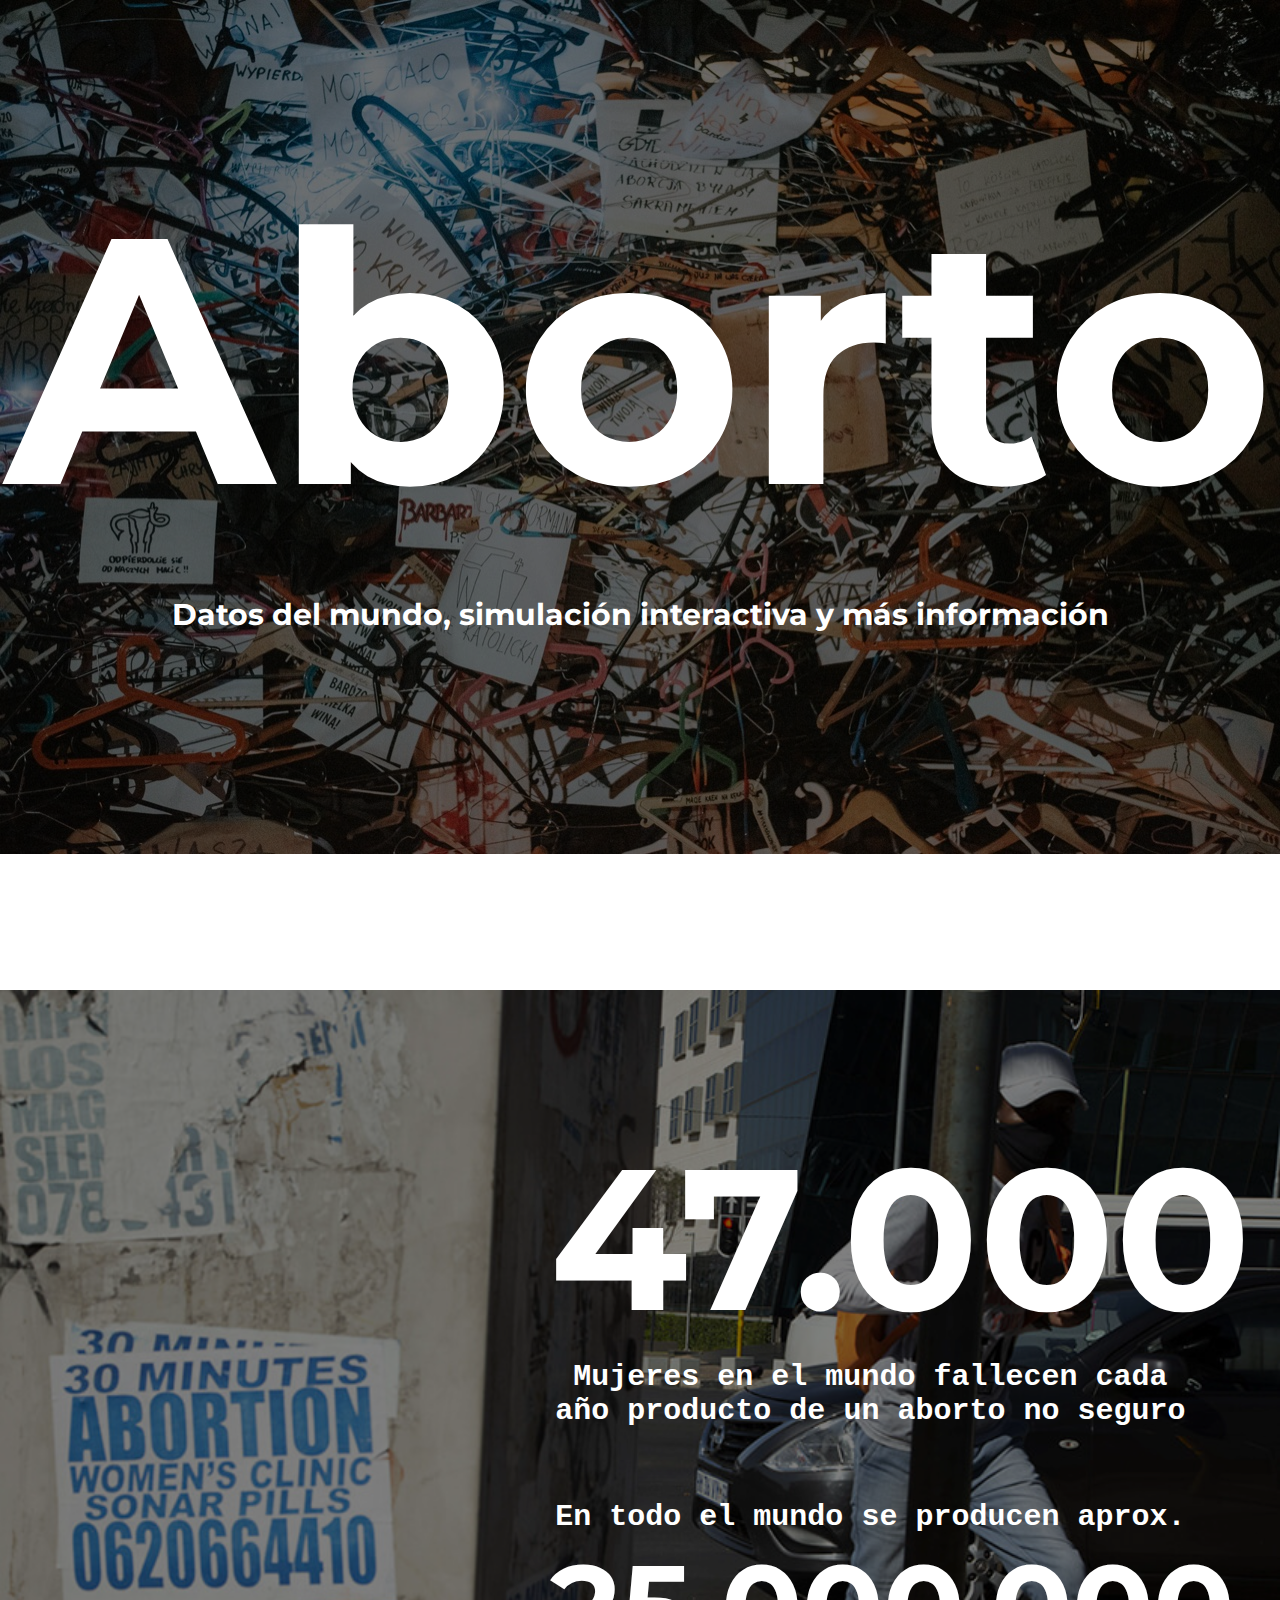
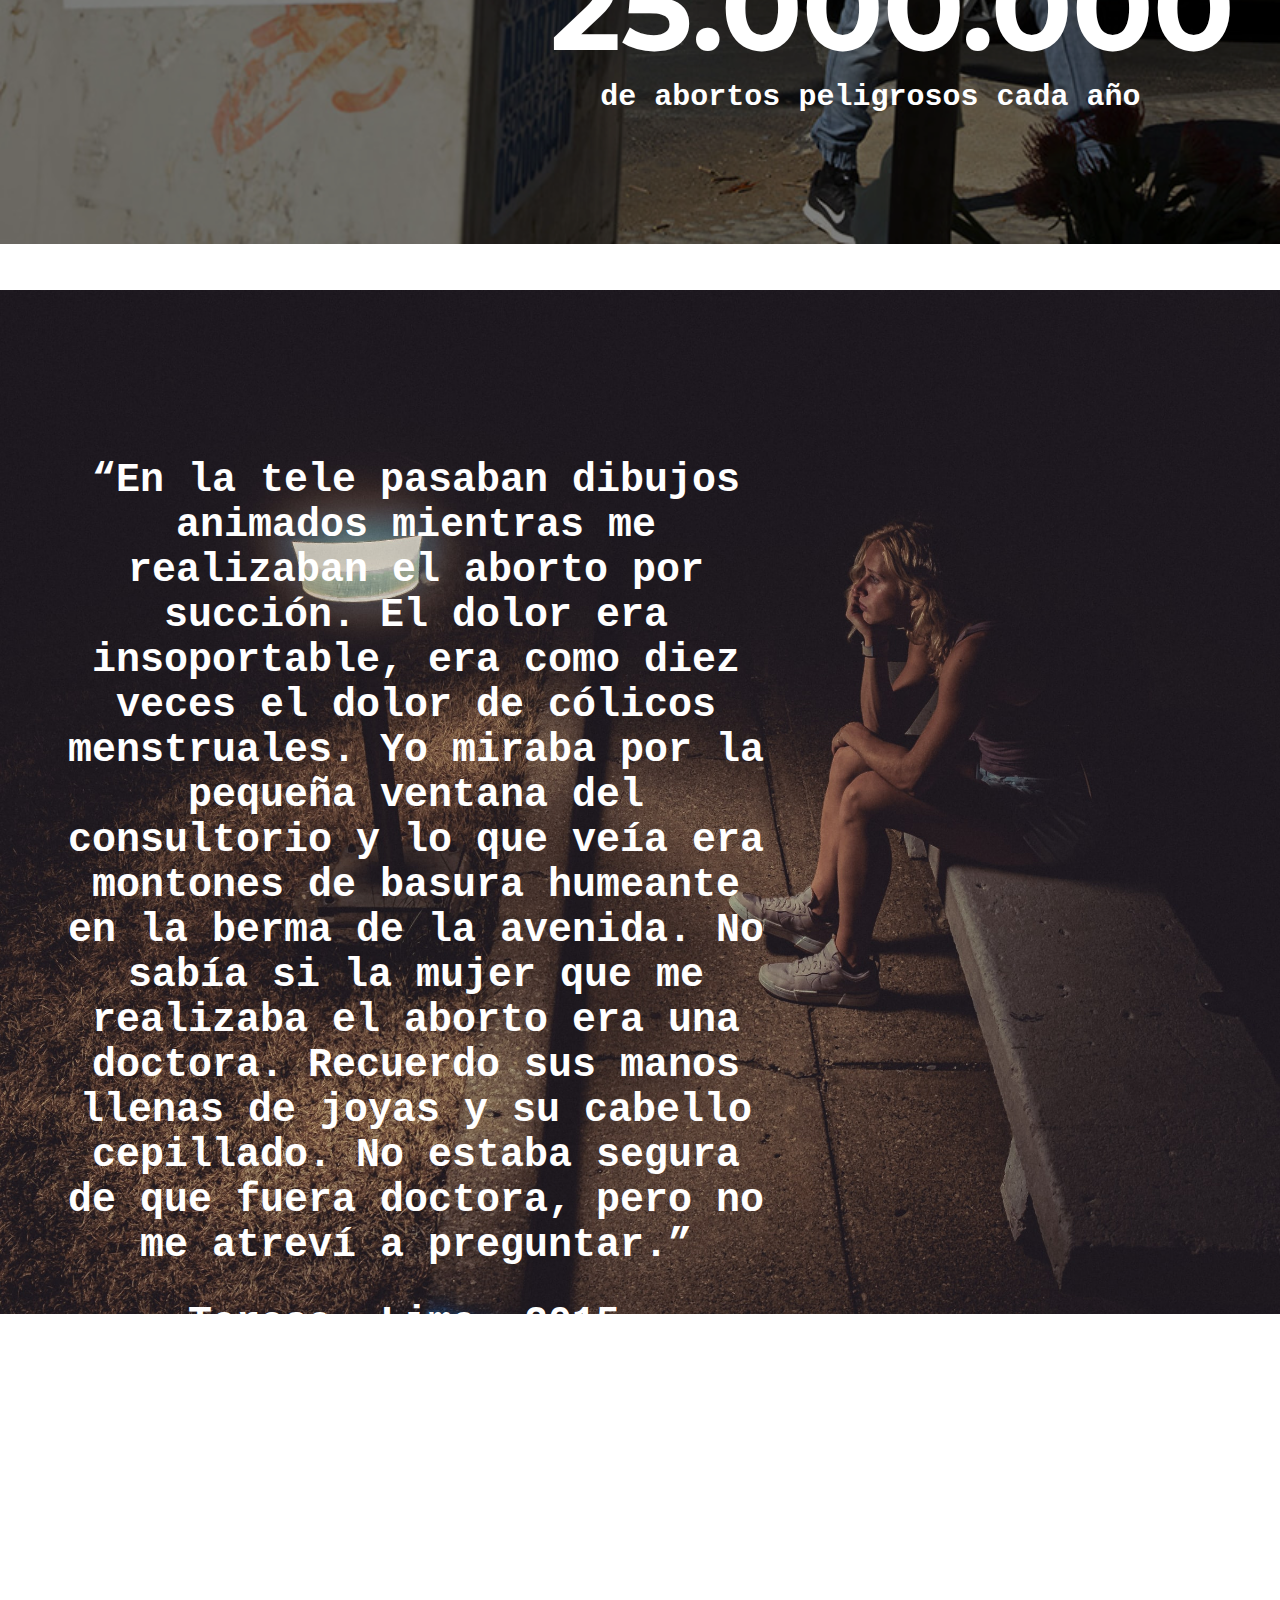
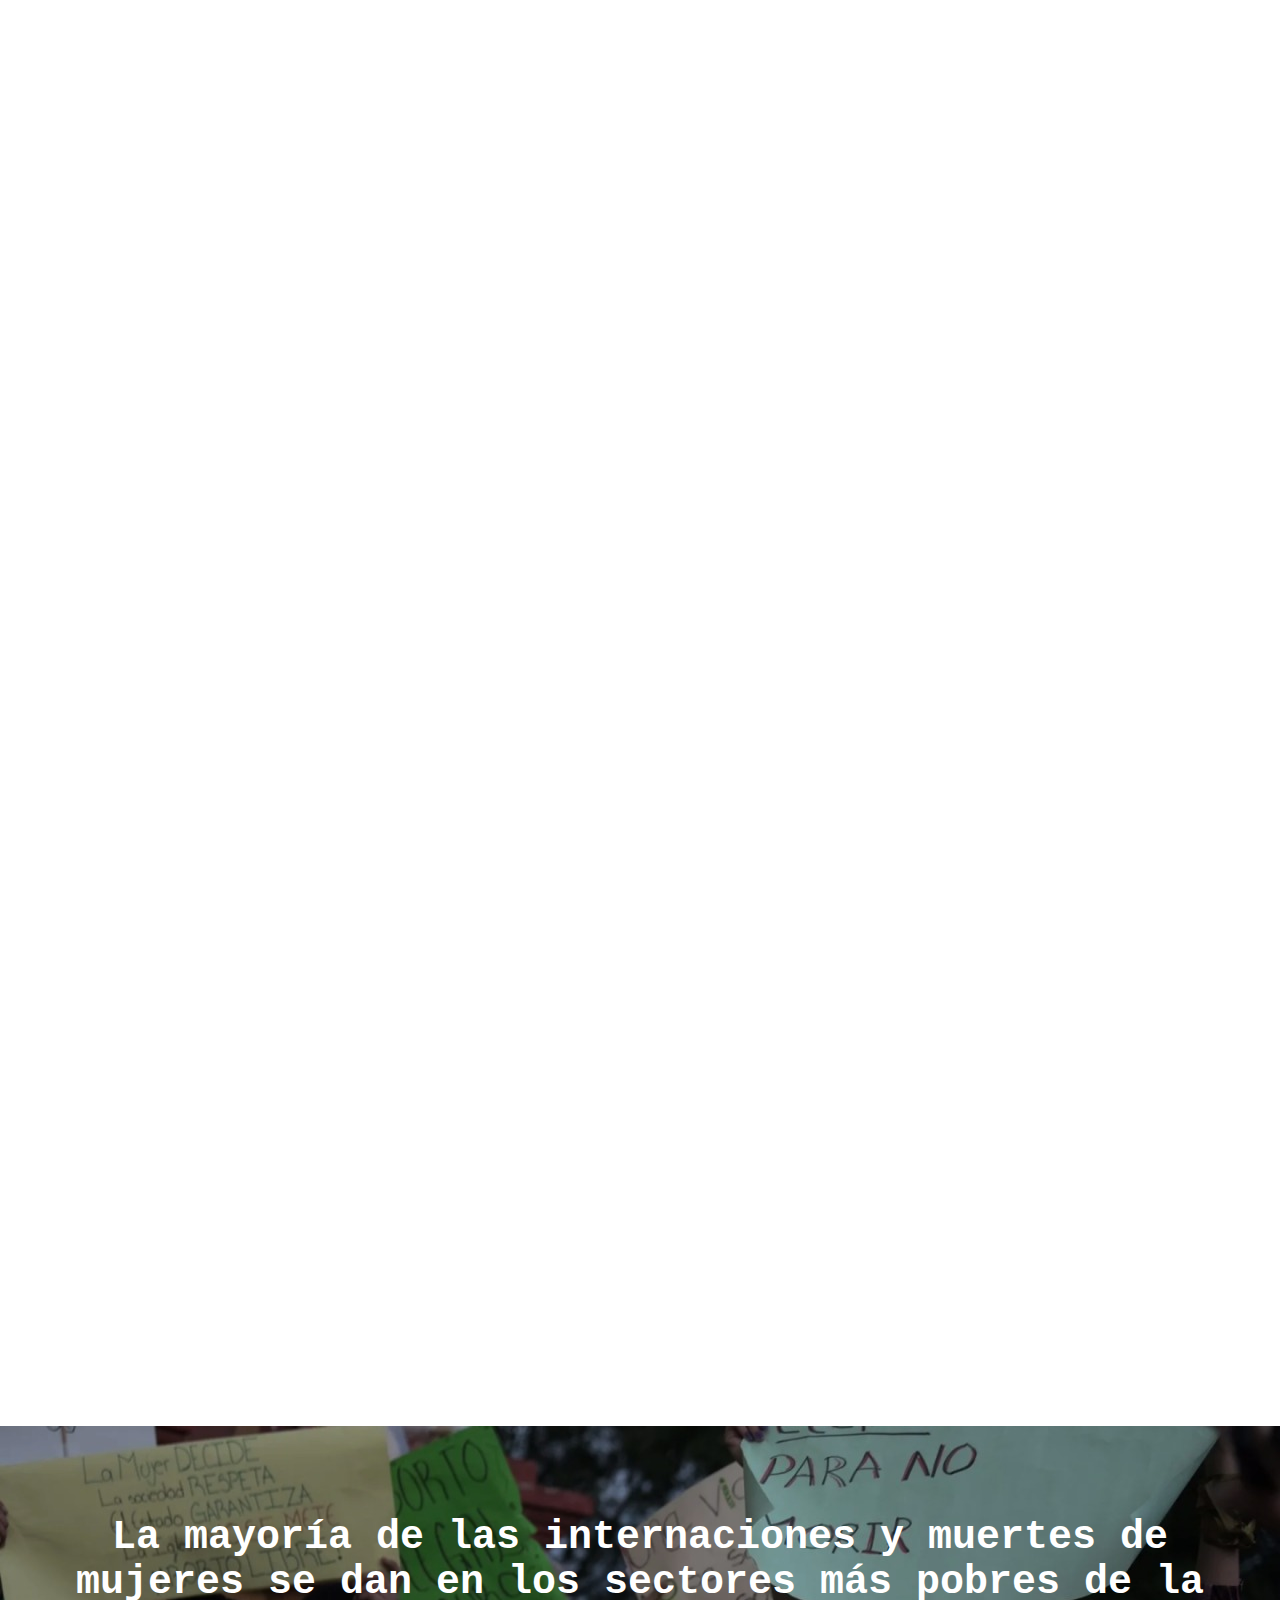
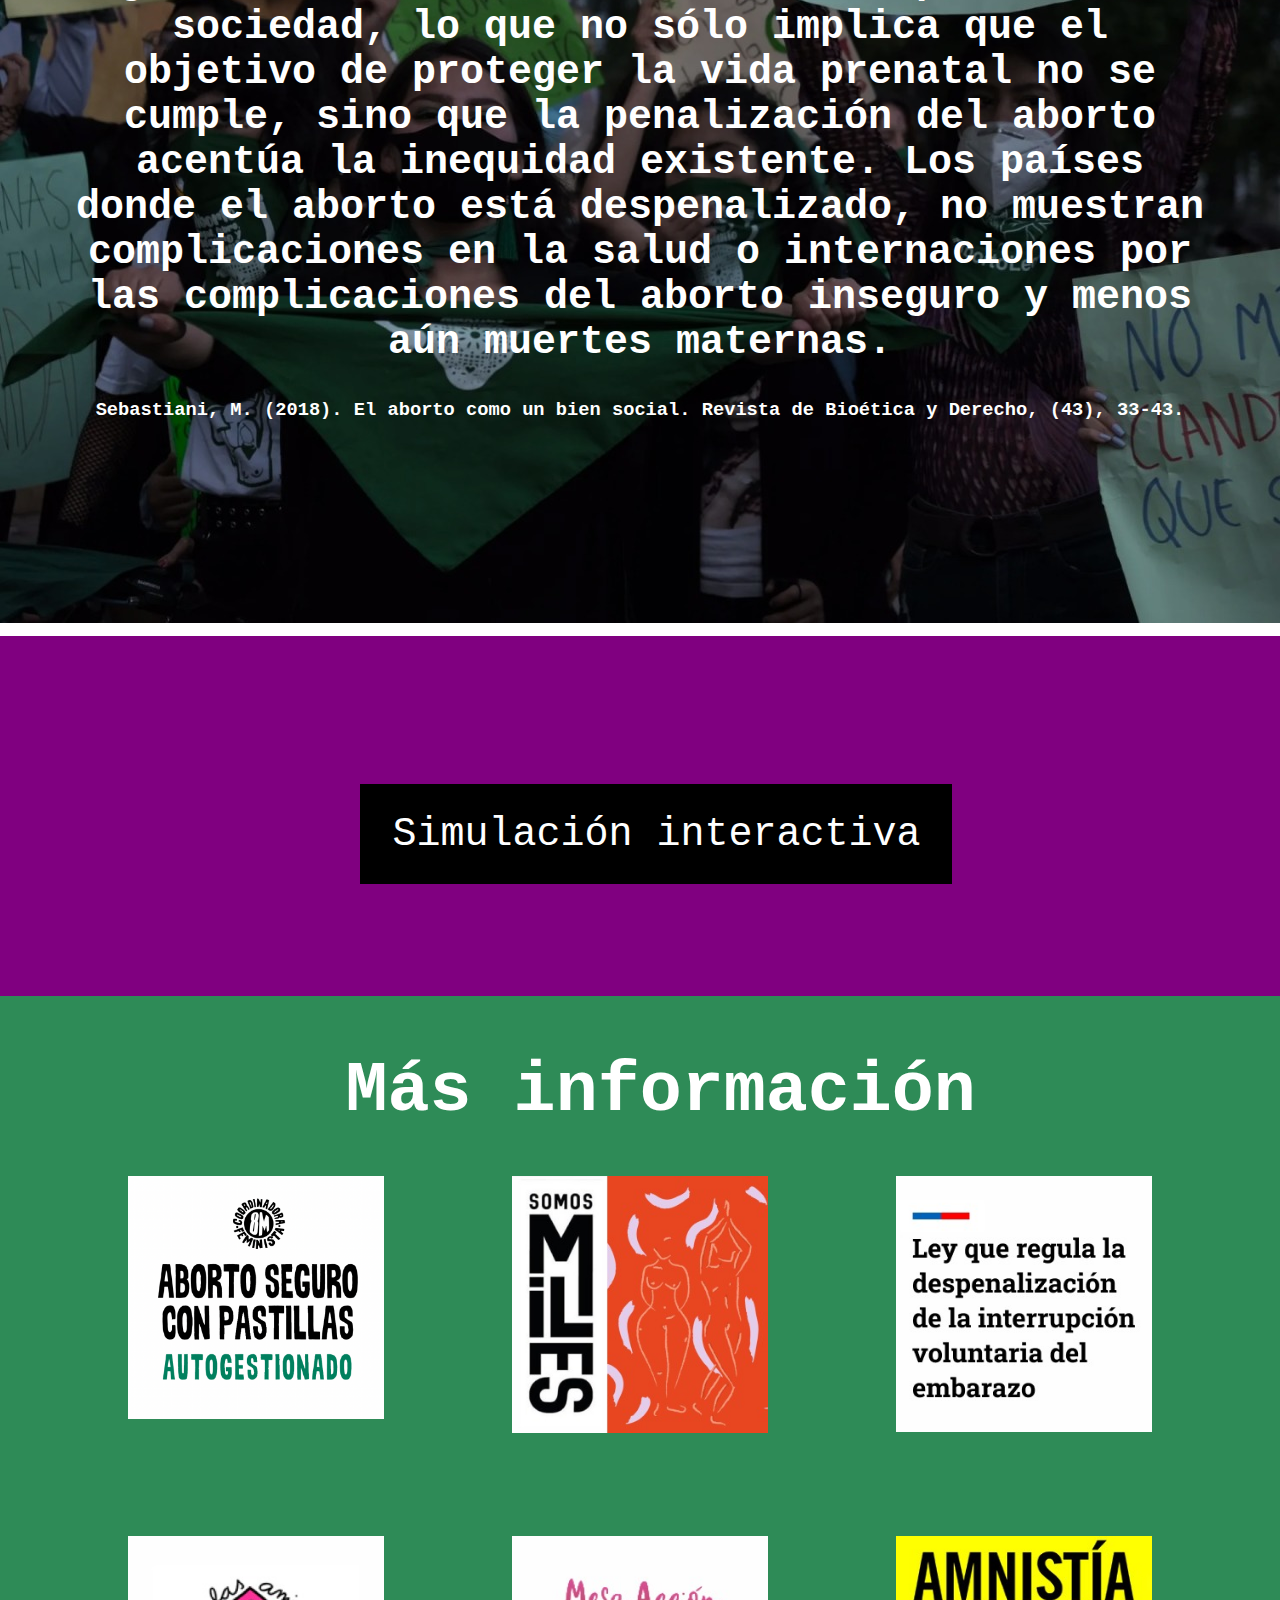
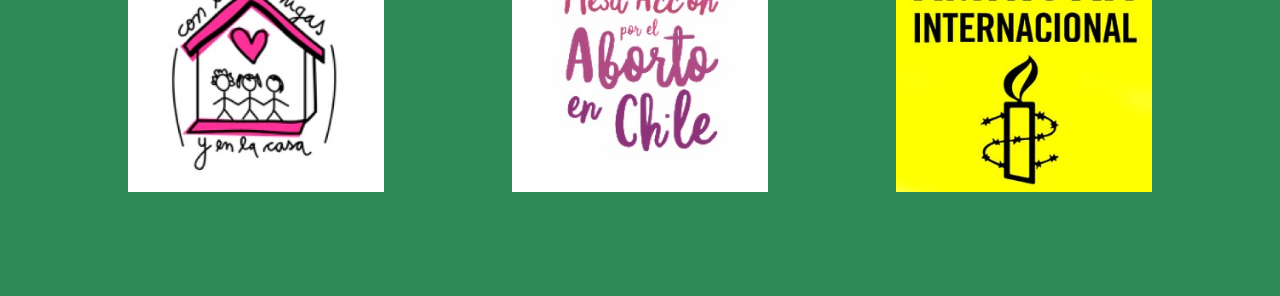
<file: index.html>
<!DOCTYPE html>
<html>
    <head>
        <link rel="preconnect" href="https://fonts.googleapis.com"> 
        <link rel="preconnect" href="https://fonts.gstatic.com" crossorigin> 
        <link href="https://fonts.googleapis.com/css2?family=Montserrat:wght@800&display=swap" rel="stylesheet">
        <meta http-equiv="Content-Type" content="text/html; charset=utf-8"/>
        <link rel="stylesheet" href="stylesheets/stylesheetindex.css">
        <div class="imgContainer">
            <img class = "pImg" src="imgs/portada.jpeg">
        </div>
        <div class="portada">
            <h1>Aborto</h1>
            <h2>Datos del mundo, simulación interactiva y más información</h2>
        </div>
    </head>
    <body>
        <div class="infoContainer">
            <div class="imgContainer">
                <img class="infoImg" src="imgs/datos.jpg">
            </div>
            <div class="info1">
                <br><br>
                <br><br>
                <br><br>
                <h1>47.000</h1>
                <h2>Mujeres en el mundo fallecen cada año producto de un aborto no seguro</h2>
                <br><br>
                <br><br>
                <h2>En todo el mundo se producen aprox.</h2>
                <h1 id="n1">25.000.000</h1>
                <h2>de abortos peligrosos cada año</h2>
            </div>
        </div>
        <div class="testContainer">
            <div class="testimonio">
                <h2>“En la tele pasaban dibujos animados mientras me realizaban el aborto por succión. <b>El dolor era insoportable</b>, era como diez veces el dolor de cólicos menstruales. Yo miraba por la pequeña ventana del consultorio y lo que veía era montones de basura humeante en la berma de la avenida. No sabía si la mujer que me realizaba el aborto era una doctora. Recuerdo sus manos llenas de joyas y su cabello cepillado. No estaba segura de que fuera doctora, pero no me atreví a preguntar.”</h2>
                <h2>Teresa, Lima, 2015.</h2>
            </div>
            <div class="imgContainer">
                <img src="imgs/testimonio.jpg">
            </div>
        </div>
        <div class="map">
            <div class="infogram-embed" data-id="acd706dc-a667-489a-909e-1bbb81b33398" data-type="interactive" data-title="Aborto en el mundo"></div><script>!function(e,i,n,s){var t="InfogramEmbeds",d=e.getElementsByTagName("script")[0];if(window[t]&&window[t].initialized)window[t].process&&window[t].process();else if(!e.getElementById(n)){var o=e.createElement("script");o.async=1,o.id=n,o.src="https://e.infogram.com/js/dist/embed-loader-min.js",d.parentNode.insertBefore(o,d)}}(document,0,"infogram-async");</script>
        </div>
        <div class="info2container">
            <div class="info2">
                <h2>La mayoría de las internaciones y muertes de mujeres se dan en los sectores más pobres de la sociedad, lo que no sólo implica que el objetivo de proteger la vida prenatal no se cumple, sino que la penalización del aborto acentúa la inequidad existente. Los países donde el aborto está despenalizado, no muestran complicaciones en la salud o internaciones por las complicaciones del aborto inseguro y menos aún muertes maternas.</h2>
                <h3>Sebastiani, M. (2018). El aborto como un bien social. Revista de Bioética y Derecho, (43), 33-43.</h3>
            </div>
            <div class="info2Img">
                <img src="imgs/apoyo.jpeg">
            </div>
        </div>
        <div class="interactiva">
            <div class="boton">
                <form action="opcionAborto/penalizado/Chile/landing.html">
                    <button type="submit">Simulación interactiva</button>
                </form>
            </div>
        </div>
    </body>
    <footer>
        <div class="tituloApoyo" id="enlace">
            <h1>Más información</h1>
        </div>
        <div class="apoyo1">
            <a href="http://cf8m.cl/manual-aborto-seguro-con-pastillas-autogestionado/">
                <img src="imgs/abortoSeguro.png" >
            </a>
        </div>
        <div class="apoyo2">
            <a href="https://mileschile.cl/">
                <img src="imgs/miles.jpeg" >
            </a>
        </div>
        <div class="apoyo3">
            <a href="https://www.chileatiende.gob.cl/fichas/41507-ley-que-regula-la-despenalizacion-de-la-interrupcion-voluntaria-del-">
                <img src="imgs/ley.jpeg" >
            </a>
        </div>
        <div class="apoyo4">
            <a href="https://www.instagram.com/conlasamigasyenlacasa/?hl=es-la">
                <img src="imgs/amigas.jpeg" >
            </a>
        </div>
        <div class="apoyo5">
            <a href="https://mesaborto.cl/">
                <img src="imgs/accion.jpeg" >
            </a>
        </div>
        <div class="apoyo6">
            <a href="https://www.es.amnesty.org/buscador/?L=0&id=10953&tx_solr%5Bq%5D=aborto">
                <img src="imgs/aministia.jpeg" >
            </a>
        </div>
    </footer>
</html>
</file>
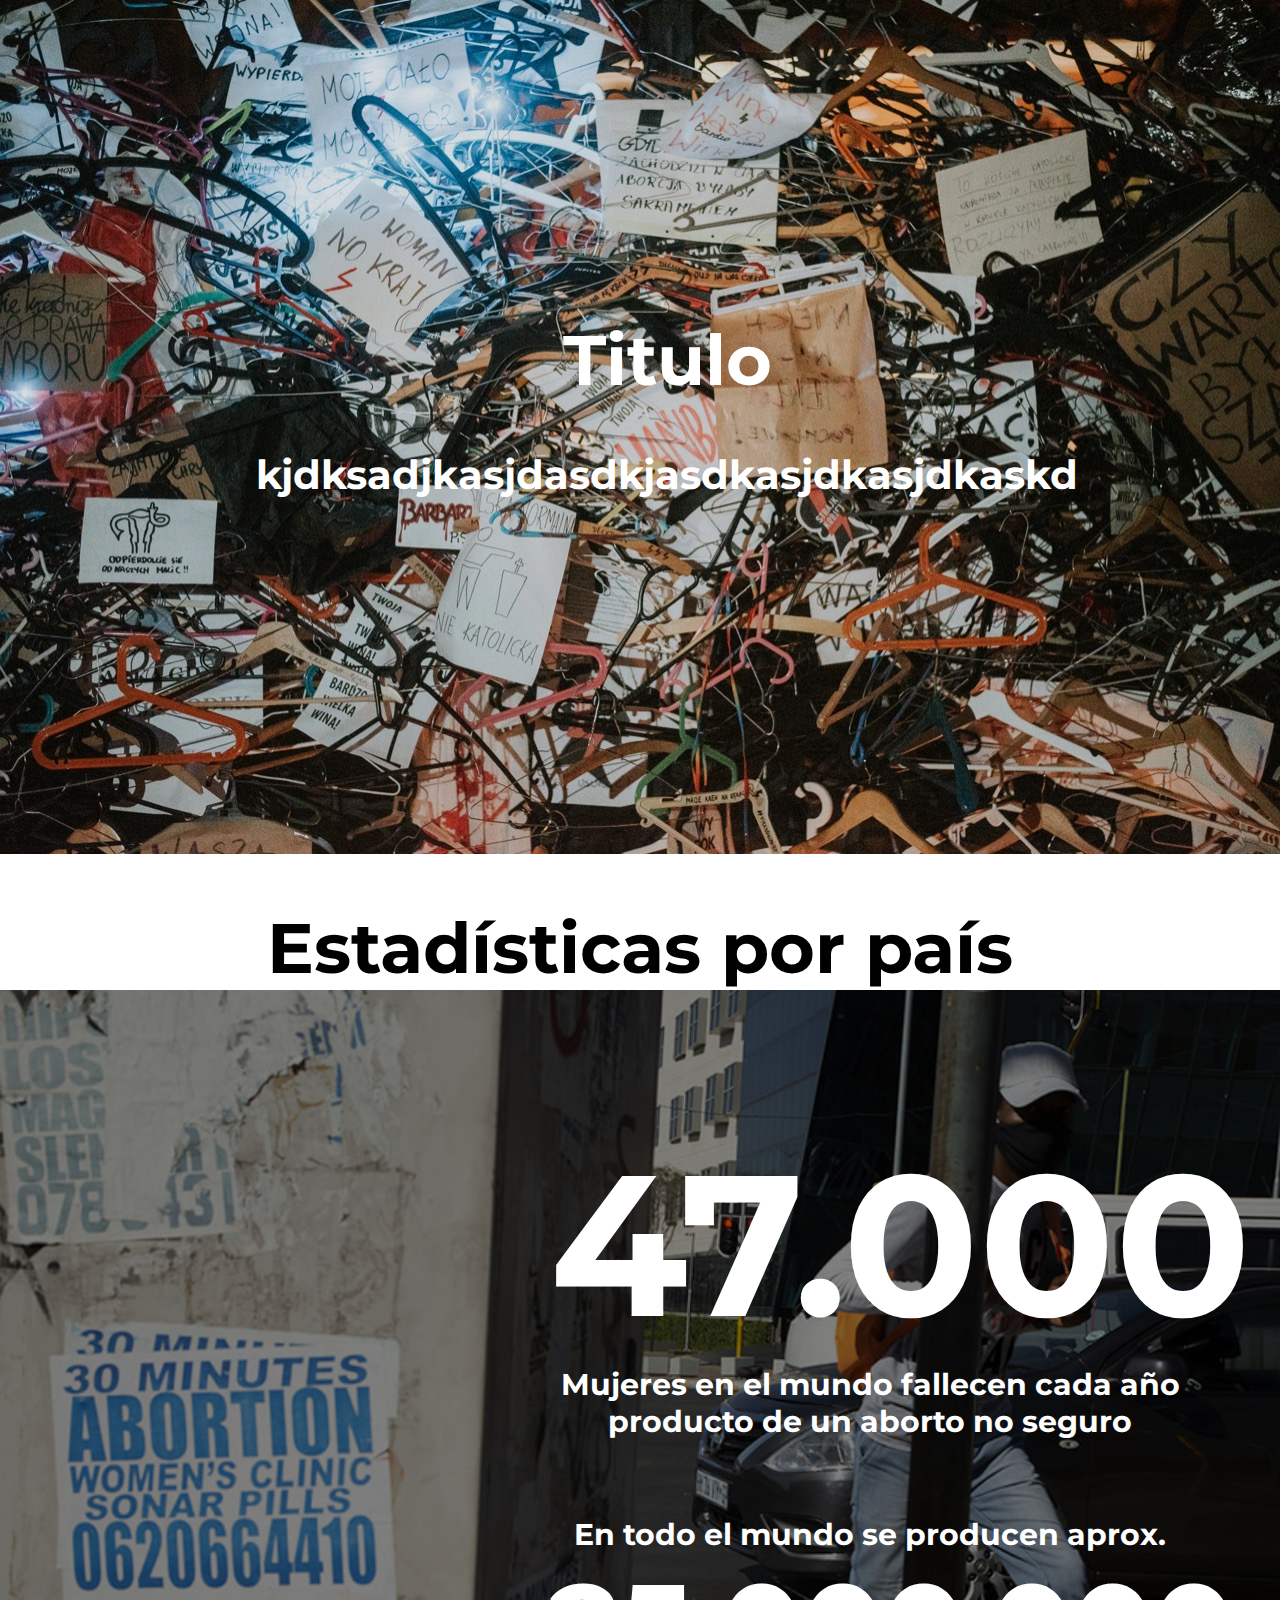
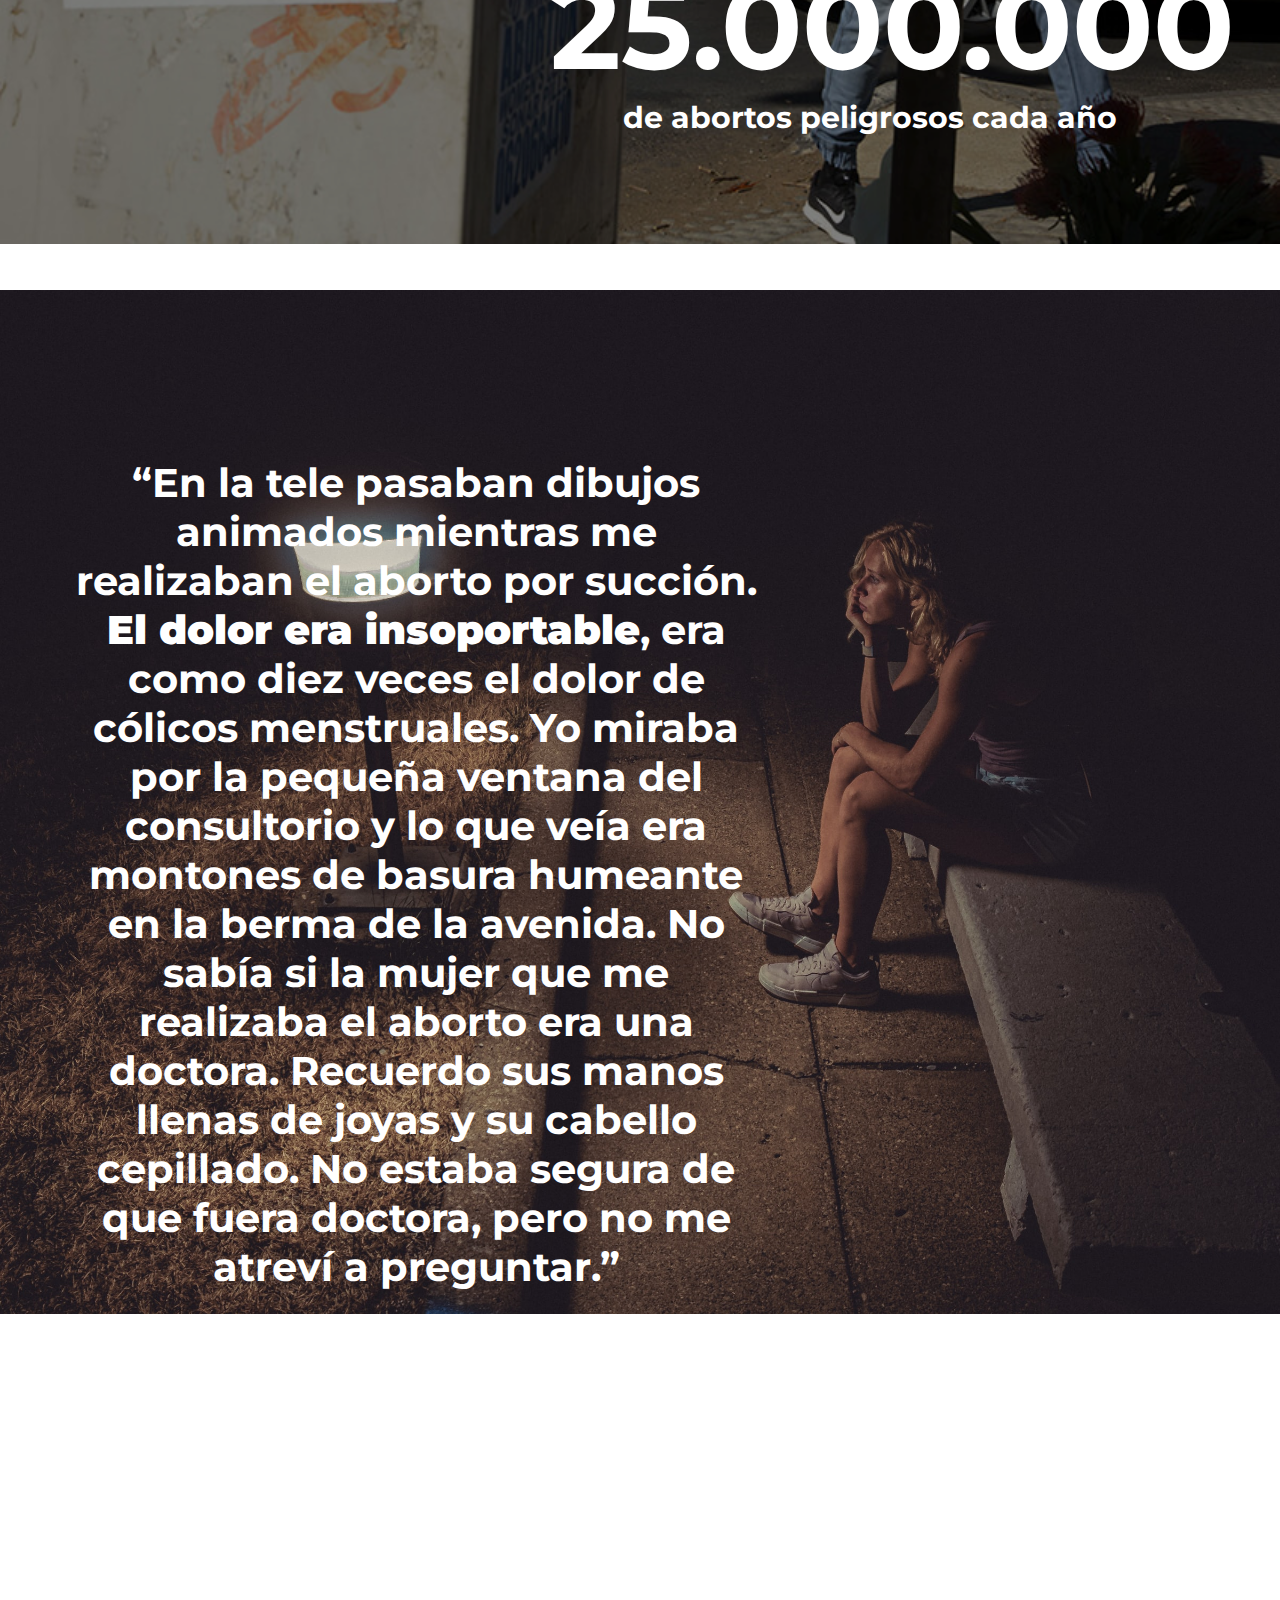
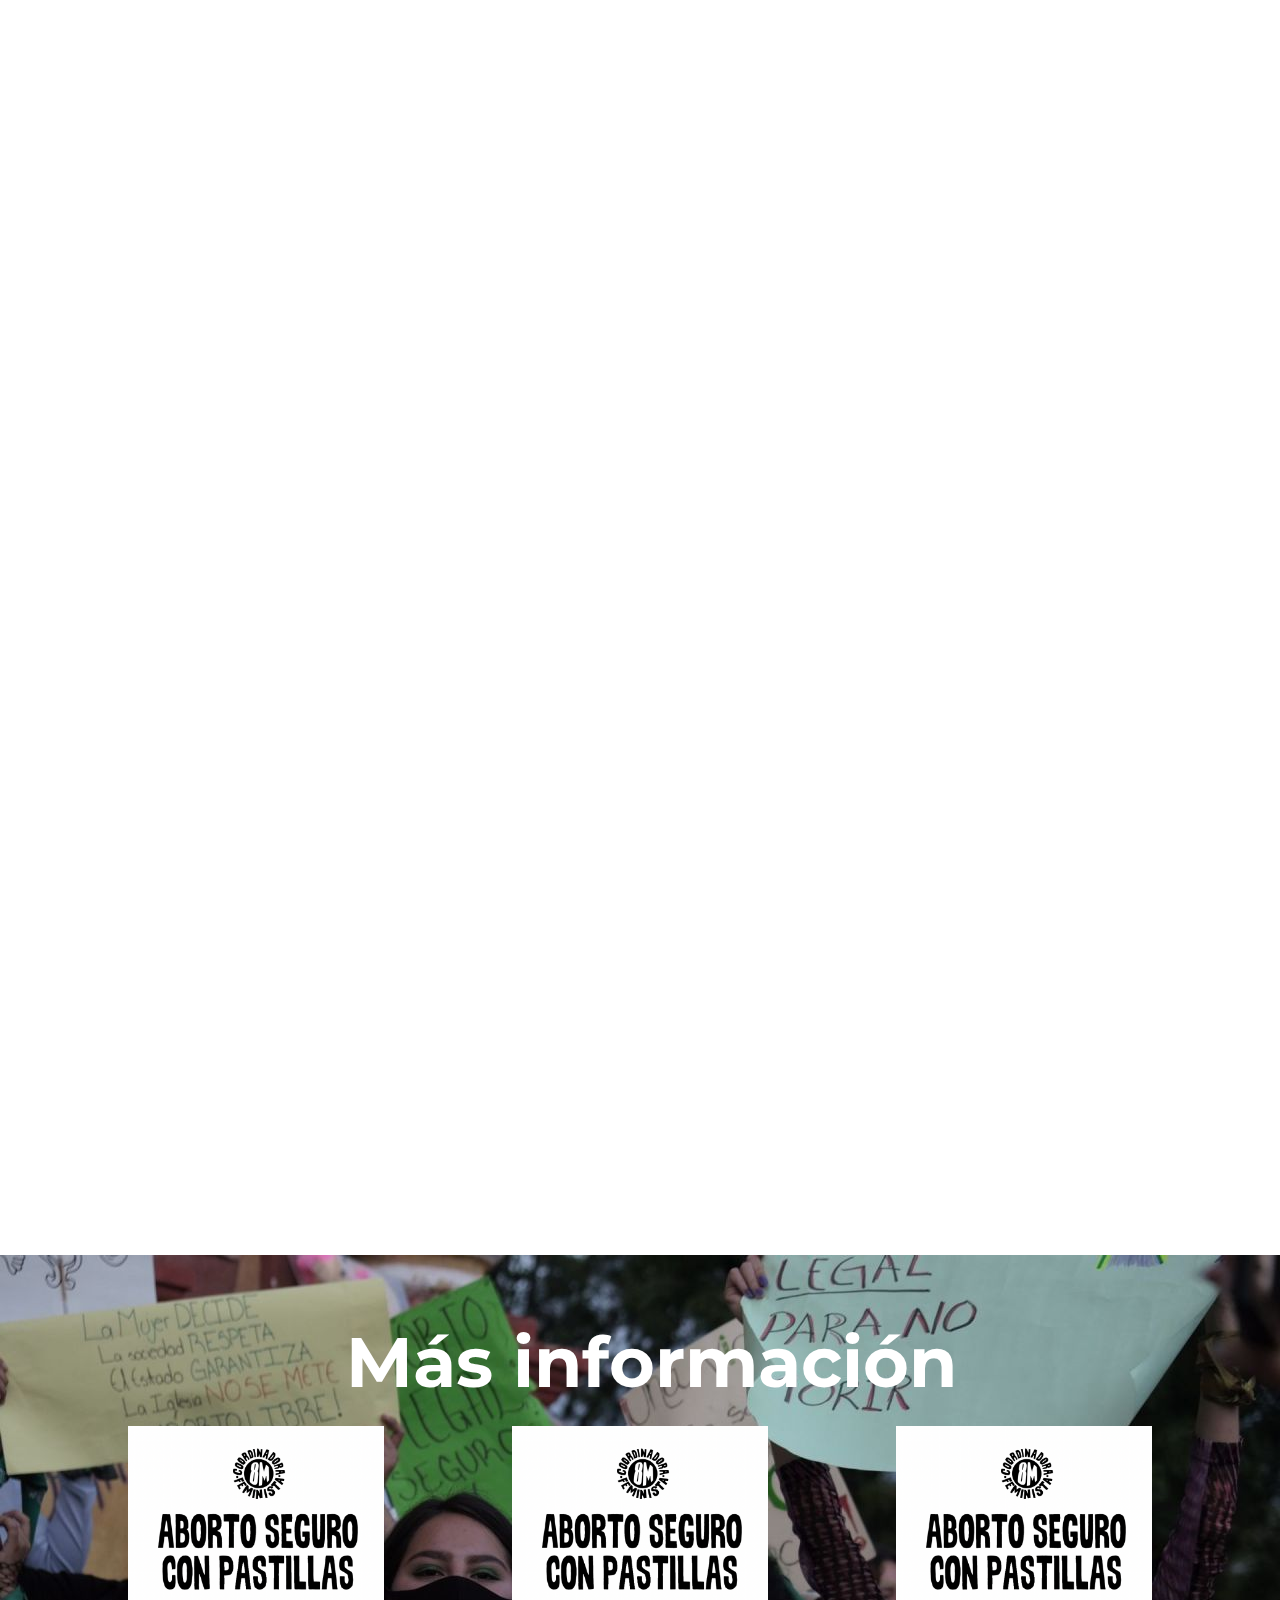
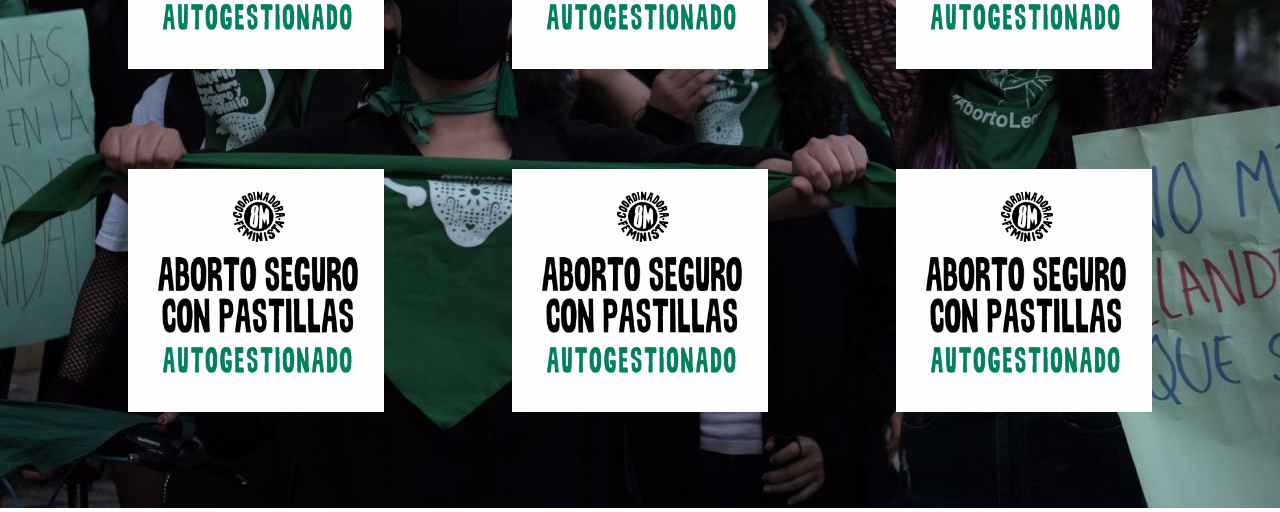
<file: repuesto/index.html>
<!DOCTYPE html>
<html>
    <head>
        <link rel="preconnect" href="https://fonts.googleapis.com"> 
        <link rel="preconnect" href="https://fonts.gstatic.com" crossorigin> 
        <link href="https://fonts.googleapis.com/css2?family=Montserrat:wght@800&display=swap" rel="stylesheet">
        <meta http-equiv="Content-Type" content="text/html; charset=utf-8"/>
        <link rel="stylesheet" href="stylesheets/stylesheet.css">
        <div class="imgContainer">
            <img src="imgs/portada.jpeg">
        </div>
        <div class="portada">
            <h1>Titulo</h1>
            <h2>kjdksadjkasjdasdkjasdkasjdkasjdkaskd</h2>
        </div>
    </head>
    <body>
        <div class="infoContainer">
            <div class="imgContainer">
                <img class="infoImg" src="imgs/datos.jpg">
            </div>
            <div class="info1">
                <br><br>
                <br><br>
                <br><br>
                <h1>47.000</h1>
                <h2>Mujeres en el mundo fallecen cada año producto de un aborto no seguro</h2>
                <br><br>
                <br><br>
                <h2>En todo el mundo se producen aprox.</h2>
                <h1 id="n1">25.000.000</h1>
                <h2>de abortos peligrosos cada año</h2>
            </div>
        </div>
        <div class="testContainer">
            <div class="testimonio">
                <h2>“En la tele pasaban dibujos animados mientras me realizaban el aborto por succión. <b>El dolor era insoportable</b>, era como diez veces el dolor de cólicos menstruales. Yo miraba por la pequeña ventana del consultorio y lo que veía era montones de basura humeante en la berma de la avenida. No sabía si la mujer que me realizaba el aborto era una doctora. Recuerdo sus manos llenas de joyas y su cabello cepillado. No estaba segura de que fuera doctora, pero no me atreví a preguntar.”</h2>
                <h2>Teresa, Lima, 2015.</h2>
            </div>
            <div class="imgContainer">
                <img src="imgs/testimonio.jpg">
            </div>
        </div>
        <div class="map">
            <div class="infogram-embed" data-id="acd706dc-a667-489a-909e-1bbb81b33398" data-type="interactive" data-title="Aborto en el mundo"></div><script>!function(e,i,n,s){var t="InfogramEmbeds",d=e.getElementsByTagName("script")[0];if(window[t]&&window[t].initialized)window[t].process&&window[t].process();else if(!e.getElementById(n)){var o=e.createElement("script");o.async=1,o.id=n,o.src="https://e.infogram.com/js/dist/embed-loader-min.js",d.parentNode.insertBefore(o,d)}}(document,0,"infogram-async");</script>
        </div>
        <div class="graficos">
            <h1>Estadísticas por país</h1>
        </div>
    </body>
    <footer>
        <div class="imgContainer">
            <img src="imgs/apoyo.jpg">
        </div>
        <div class="tituloApoyo">
            <h1>Más información</h1>
        </div>
        <div class="apoyo1">
            <a href="http://cf8m.cl/manual-aborto-seguro-con-pastillas-autogestionado/">
                <img src="imgs/abortoSeguro.png" >
            </a>
        </div>
        <div class="apoyo2">
            <a href="http://cf8m.cl/manual-aborto-seguro-con-pastillas-autogestionado/">
                <img src="imgs/abortoSeguro.png" >
            </a>
        </div>
        <div class="apoyo3">
            <a href="http://cf8m.cl/manual-aborto-seguro-con-pastillas-autogestionado/">
                <img src="imgs/abortoSeguro.png" >
            </a>
        </div>
        <div class="apoyo4">
            <a href="http://cf8m.cl/manual-aborto-seguro-con-pastillas-autogestionado/">
                <img src="imgs/abortoSeguro.png" >
            </a>
        </div>
        <div class="apoyo5">
            <a href="http://cf8m.cl/manual-aborto-seguro-con-pastillas-autogestionado/">
                <img src="imgs/abortoSeguro.png" >
            </a>
        </div>
        <div class="apoyo6">
            <a href="http://cf8m.cl/manual-aborto-seguro-con-pastillas-autogestionado/">
                <img src="imgs/abortoSeguro.png" >
            </a>
        </div>
    </footer>
</html>
</file>
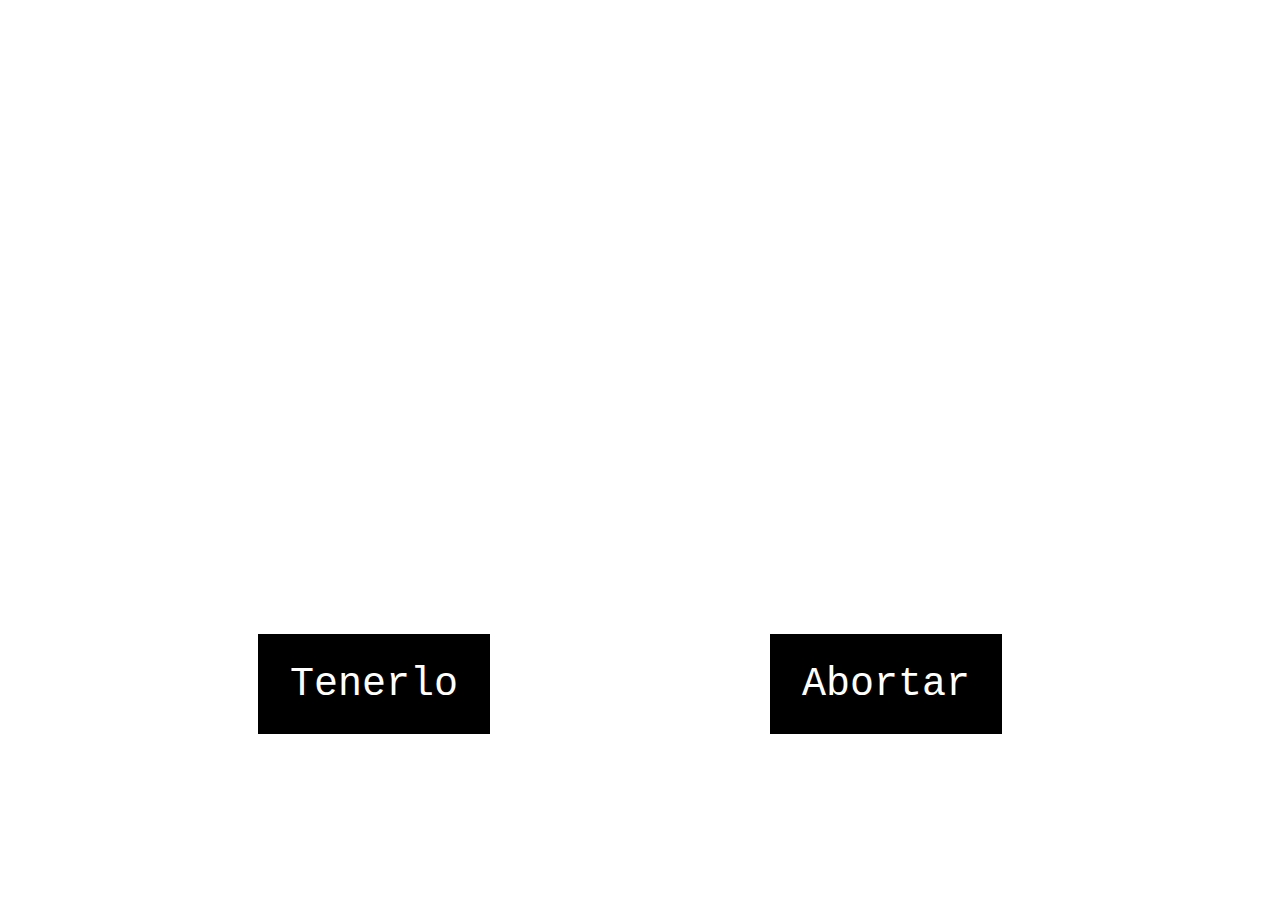
<file: index2.html>
<!DOCTYPE html>
<html>
    <head>
        <meta http-equiv="Content-Type" content="text/html; charset=utf-8"/>
        <link rel="stylesheet" href="stylesheets/basicStyle.css">
    </head>
    <body> 
        <div class="container">
            <div class ="text">
                <h1>Supimos que estas embarazada</h1>
                <h1>¿Qué quieres hacer?</h1>
            </div>
            <div class="boton1">
                <form action="opcionTenerlo/eleccionPais.html">
                    <button type="submit">Tenerlo</button>
                </form>
            </div>
            <div class="boton2">
                <form action="opcionAborto/eleccionPais.html">
                    <button type="submit">Abortar</button>
                </form>
            </div>
        </div>
    </body>
</html>
</file>
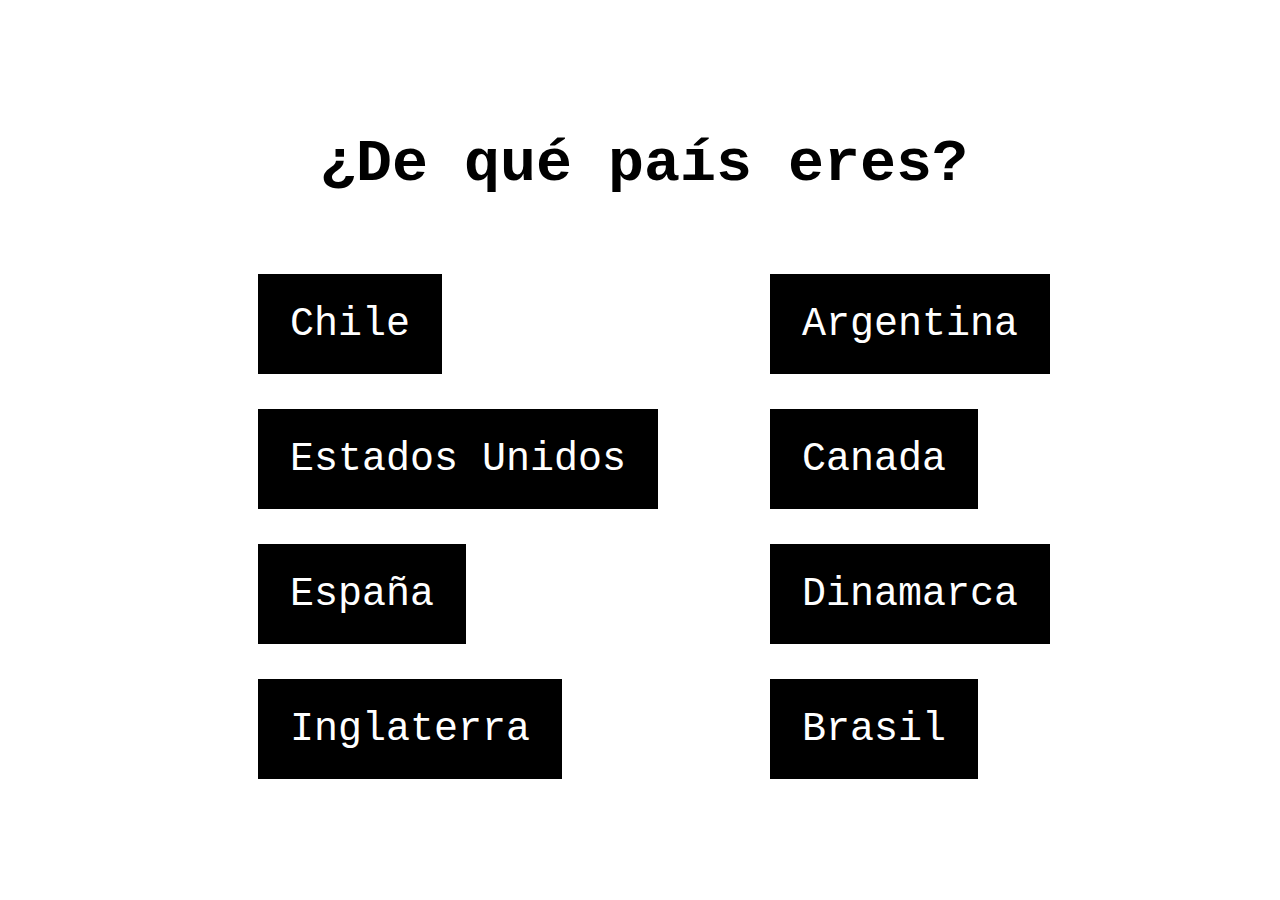
<file: opcionAborto/eleccionPais.html>
<!DOCTYPE html>
<html>
    <head>
        <meta http-equiv="Content-Type" content="text/html; charset=utf-8"/>
        <link rel="stylesheet" href="../stylesheets/countrySelectStyle.css">
    </head>
    <body> 
        <div class="container">
            <div class ="text">
                <h1>¿De qué país eres?</h1>
            </div>
            <div class="boton1">
                <form action="penalizado/Chile/landing.html">
                    <button type="submit">Chile</button>
                </form>
            </div>
            <div class="boton2">
                <form action="opcionAborto/eleccionPais.html">
                    <button type="submit">Argentina</button>
                </form>
            </div>
            <div class="boton3">
                <form action="opcionTenerlo/eleccionPais.html">
                    <button type="submit">Estados Unidos</button>
                </form>
            </div>
            <div class="boton4">
                <form action="opcionAborto/eleccionPais.html">
                    <button type="submit">Canada</button>
                </form>
            </div>
            <div class="boton5">
                <form action="opcionTenerlo/eleccionPais.html">
                    <button type="submit">España</button>
                </form>
            </div>
            <div class="boton6">
                <form action="opcionAborto/eleccionPais.html">
                    <button type="submit">Dinamarca</button>
                </form>
            </div>
            <div class="boton7">
                <form action="opcionTenerlo/eleccionPais.html">
                    <button type="submit">Inglaterra</button>
                </form>
            </div>
            <div class="boton8">
                <form action="opcionAborto/eleccionPais.html">
                    <button type="submit">Brasil</button>
                </form>
            </div>
        </div>
    </body>
</html>
</file>
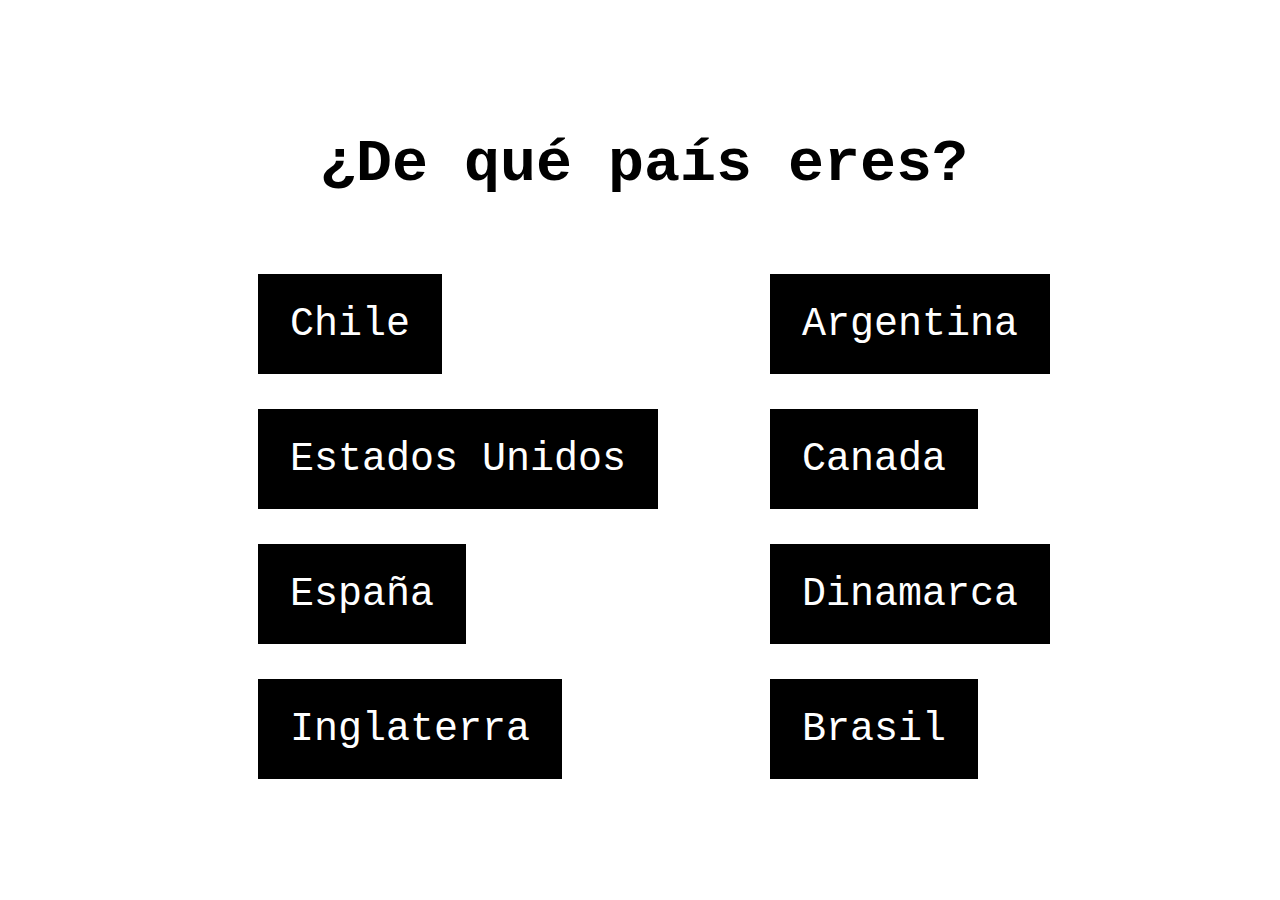
<file: opcionTenerlo/eleccionPais.html>
<!DOCTYPE html>
<html>
    <head>
        <meta http-equiv="Content-Type" content="text/html; charset=utf-8"/>
        <link rel="stylesheet" href="../stylesheets/countrySelectStyle.css">
    </head>
    <body> 
        <div class="container">
            <div class ="text">
                <h1>¿De qué país eres?</h1>
            </div>
            <div class="boton1">
                <form action="opcionTenerlo/eleccionPais.html">
                    <button type="submit">Chile</button>
                </form>
            </div>
            <div class="boton2">
                <form action="opcionAborto/eleccionPais.html">
                    <button type="submit">Argentina</button>
                </form>
            </div>
            <div class="boton3">
                <form action="opcionTenerlo/eleccionPais.html">
                    <button type="submit">Estados Unidos</button>
                </form>
            </div>
            <div class="boton4">
                <form action="opcionAborto/eleccionPais.html">
                    <button type="submit">Canada</button>
                </form>
            </div>
            <div class="boton5">
                <form action="opcionTenerlo/eleccionPais.html">
                    <button type="submit">España</button>
                </form>
            </div>
            <div class="boton6">
                <form action="opcionAborto/eleccionPais.html">
                    <button type="submit">Dinamarca</button>
                </form>
            </div>
            <div class="boton7">
                <form action="opcionTenerlo/eleccionPais.html">
                    <button type="submit">Inglaterra</button>
                </form>
            </div>
            <div class="boton8">
                <form action="opcionAborto/eleccionPais.html">
                    <button type="submit">Brasil</button>
                </form>
            </div>
        </div>
    </body>
</html>
</file>
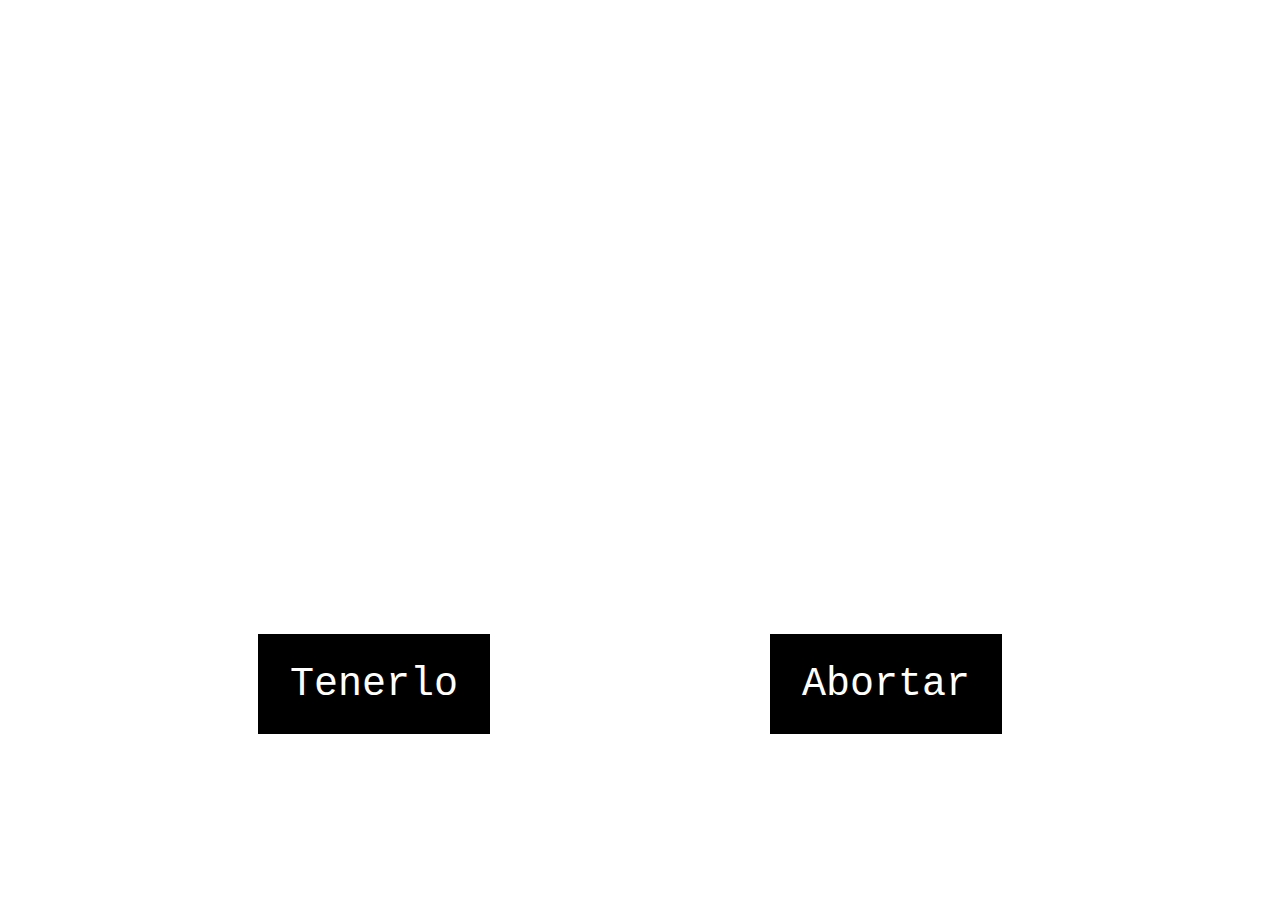
<file: opcionAborto/penalizado/Chile/decition.html>
<!DOCTYPE html>
<html>
    <head>
        <meta http-equiv="Content-Type" content="text/html; charset=utf-8"/>
        <link rel="stylesheet" href="assets/decition.css">
    </head>
    <body> 
        <div class="container">
            <div class ="text">
                <h1>Sabiendo todo esto</h1>
                <h1>¿Qué quieres hacer?</h1>
            </div>
            <div class="boton1">
                <form action="opcionTenerlo/eleccionPais.html">
                    <button type="submit">Tenerlo</button>
                </form>
            </div>
            <div class="boton2">
                <form action="opcionAborto/eleccionPais.html">
                    <button type="submit">Abortar</button>
                </form>
            </div>
        </div>
    </body>
</html>
</file>
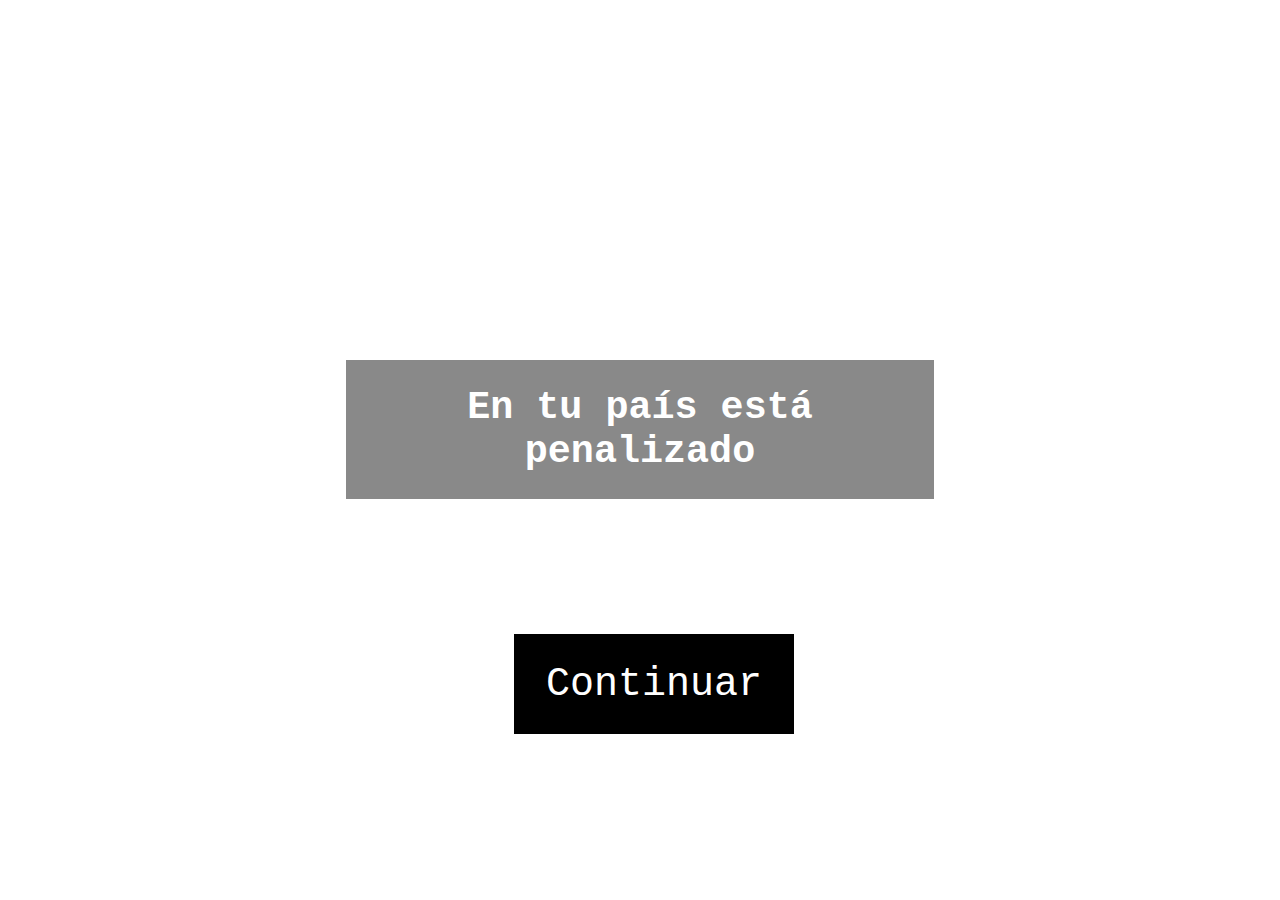
<file: opcionAborto/penalizado/Chile/instrumentsData.html>
<!DOCTYPE html>
<html>
    <head>
        <meta http-equiv="Content-Type" content="text/html; charset=utf-8"/>
        <link rel="stylesheet" href="assets/instruments.css">
    </head>
    <body> 
        <div class="container">
            <div class ="text">
                <h1>
                    En tu país está penalizado
                </h1>
            </div>
            <div class="boton">
                <form action="psicologicData.html">
                    <button type="submit">Continuar</button>
                </form>
            </div>
        </div>
    </body>
</html>
</file>
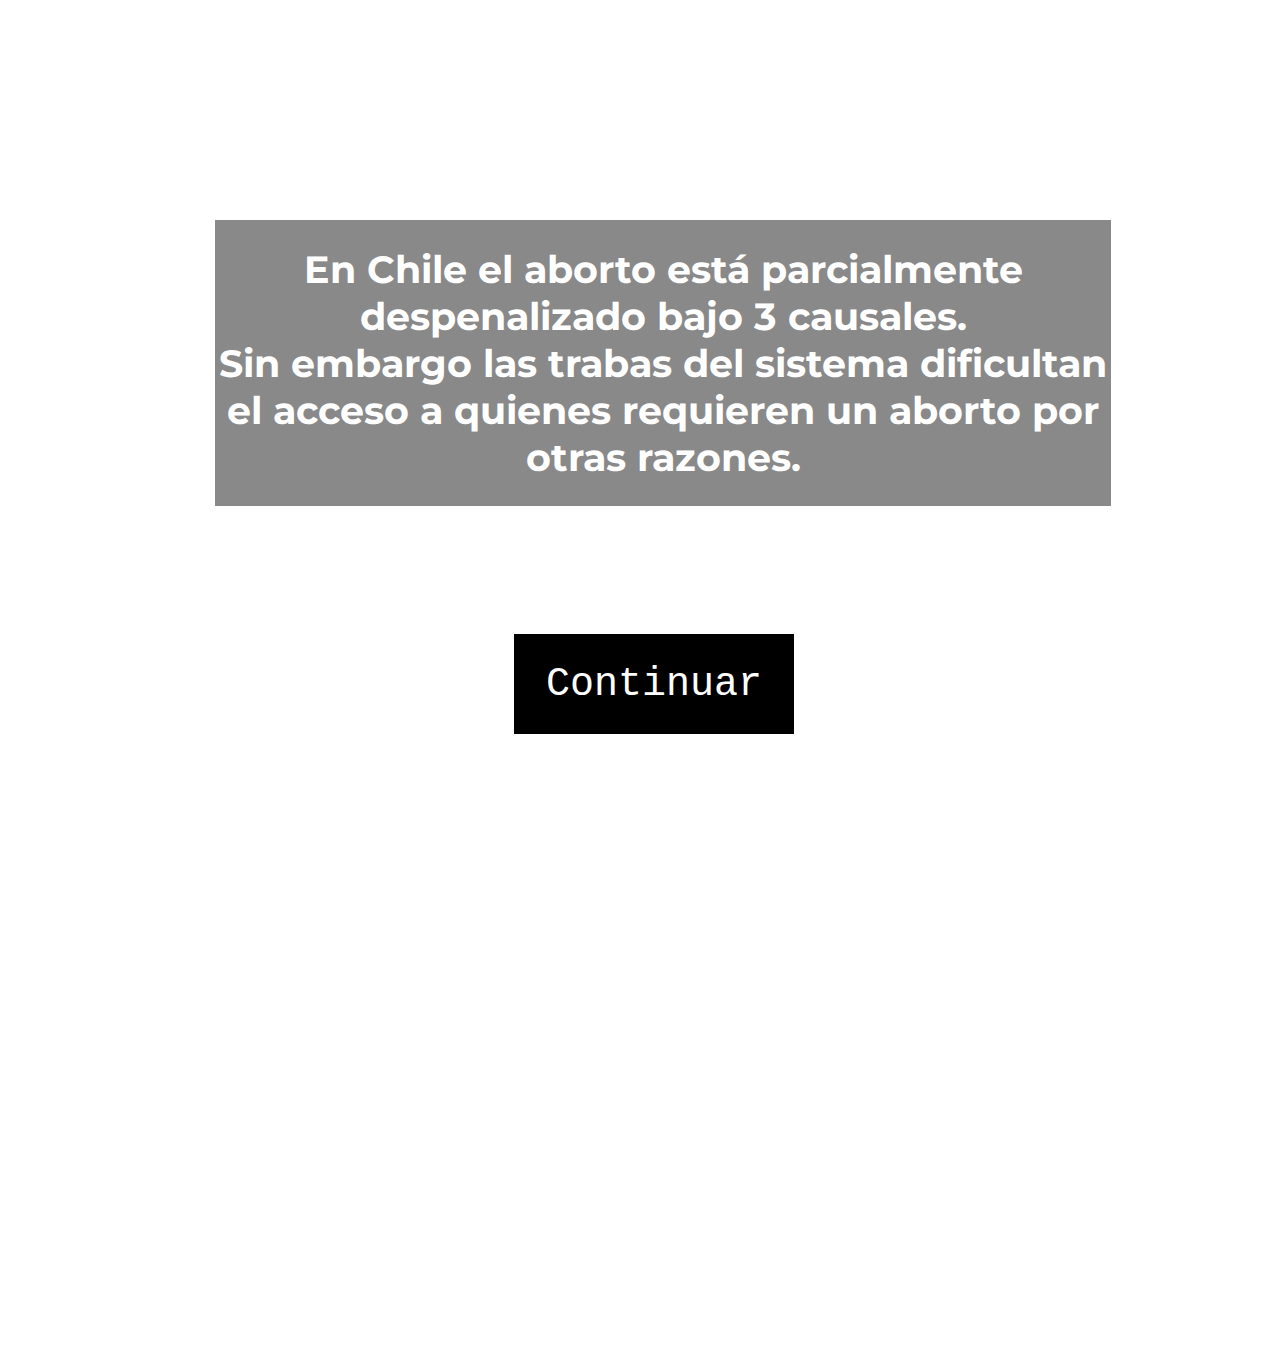
<file: opcionAborto/penalizado/Chile/landing.html>
<!DOCTYPE html>
<html>
    <head>
        <meta http-equiv="Content-Type" content="text/html; charset=utf-8"/>
        <link rel="stylesheet" href="assets/landing.css">
        <link rel="preconnect" href="https://fonts.googleapis.com">
<link rel="preconnect" href="https://fonts.gstatic.com" crossorigin>
<link href="https://fonts.googleapis.com/css2?family=Montserrat:wght@400;500&display=swap" rel="stylesheet">
    </head>
    <body> 
        <div class="container">
            <div class ="text">
                <h1>
                    En Chile el aborto está parcialmente despenalizado bajo 3 causales.
                    <br>
                    Sin embargo las trabas del sistema dificultan el 
                    acceso a quienes requieren un aborto por otras razones.
                </h1>
            </div>
            <div class="boton">
                <form action="representativity.html">
                    <button type="submit">Continuar</button>
                </form>
            </div>
        </div>
    </body>
</html>
</file>
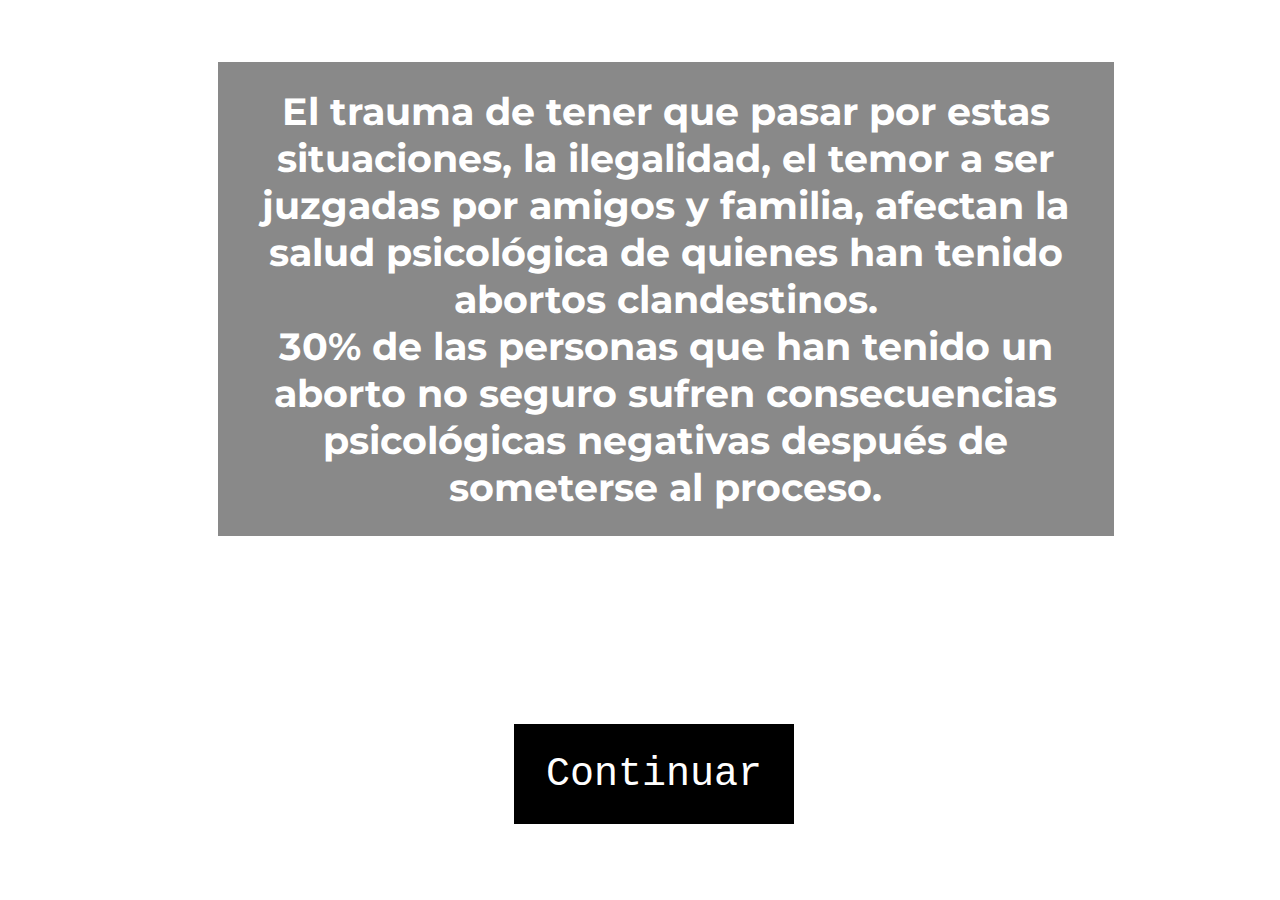
<file: opcionAborto/penalizado/Chile/lawsData.html>
<!DOCTYPE html>
<html>
    <head>
        <meta http-equiv="Content-Type" content="text/html; charset=utf-8"/>
        <link rel="stylesheet" href="assets/psicologic.css">
    </head>
    <body> 
        <div class="container">
            <div class ="text">
                <h1>
                    El trauma de tener que pasar por estas situaciones, la ilegalidad, 
                    el temor a ser juzgadas por amigos y familia, afectan la salud 
                    psicológica de quienes han tenido abortos clandestinos.
                    <br>
                    30% de las personas que han tenido un aborto no seguro sufren
                    consecuencias psicológicas negativas después de someterse al proceso.
                </h1>
            </div>
            <div class="boton">
                <form action="psicologicData2.html">
                    <button type="submit">Continuar</button>
                </form>
            </div>
        </div>
    </body>
</html>
</file>
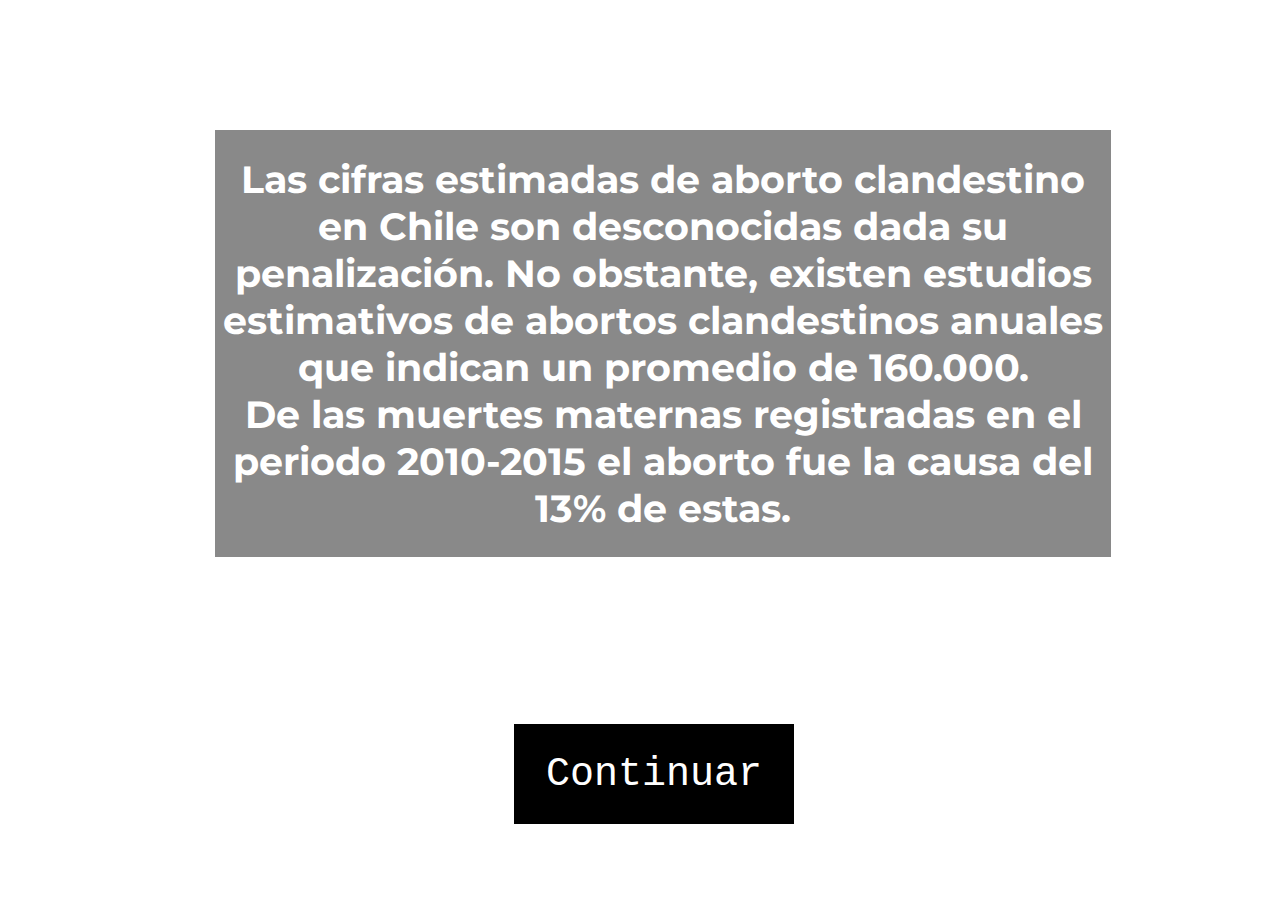
<file: opcionAborto/penalizado/Chile/mortalityData.html>
<!DOCTYPE html>
<html>
    <head>
        <meta http-equiv="Content-Type" content="text/html; charset=utf-8"/>
        <link rel="stylesheet" href="assets/mortality.css">
        <link href="https://fonts.googleapis.com/css2?family=Montserrat:wght@400;500&display=swap" rel="stylesheet">
    </head>
    <body> 
        <div class="container">
            <div class ="text">
                <h1>
                    Las cifras estimadas de aborto clandestino en Chile
                    son desconocidas dada su penalización. No obstante,
                    existen estudios estimativos de abortos clandestinos
                    anuales que indican un promedio de 160.000. 
                    <br>De las muertes maternas registradas en el periodo 2010-2015
                    el aborto fue la causa del 13%  de estas.
                </h1>
            </div>
            <div class="boton">
                <form action="lawsData.html">
                    <button type="submit">Continuar</button>
                </form>
            </div>
        </div>
    </body>
</html>
</file>
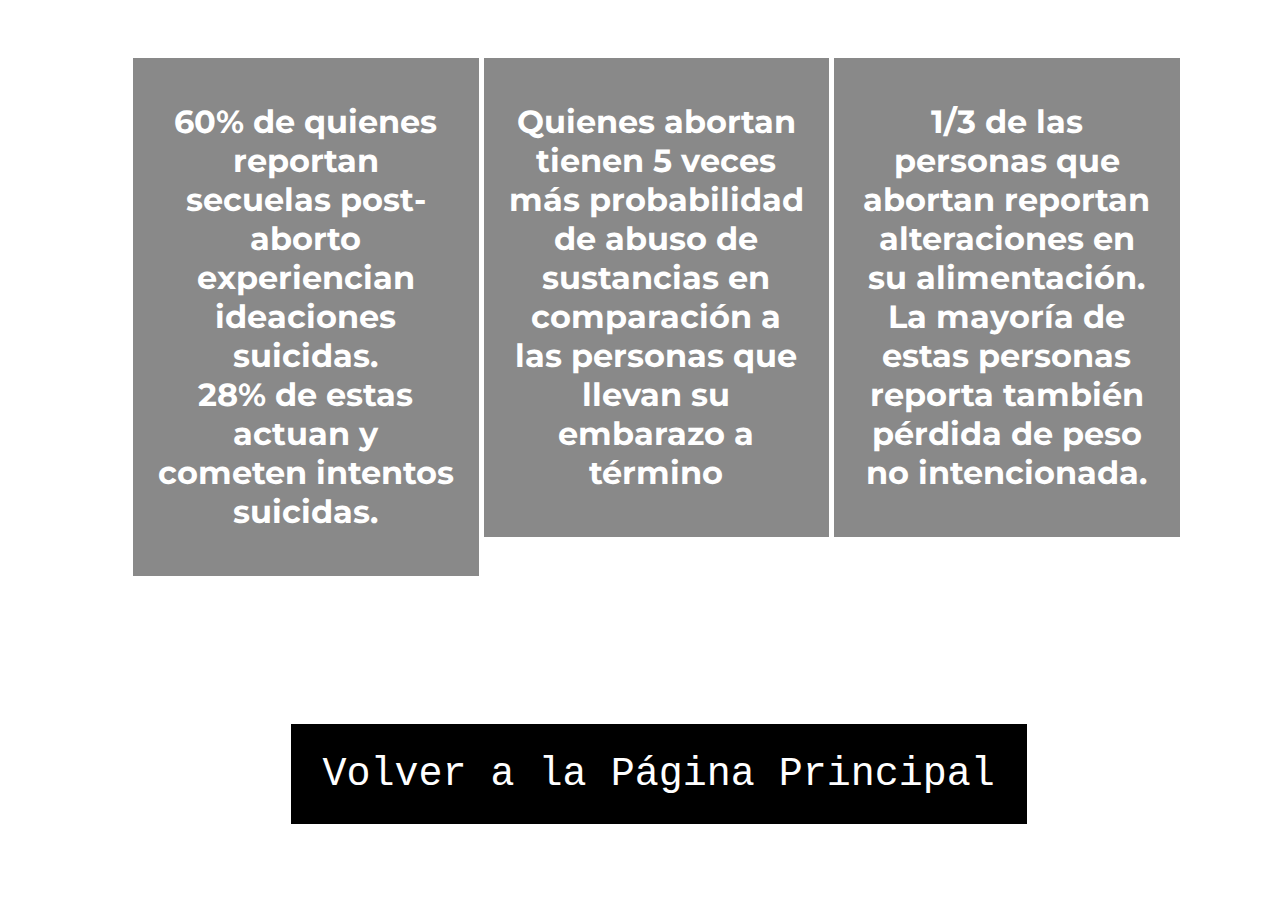
<file: opcionAborto/penalizado/Chile/psicologicData2.html>
<!DOCTYPE html>
<html>
    <head>
        <meta http-equiv="Content-Type" content="text/html; charset=utf-8"/>
        <link rel="stylesheet" href="assets/psicologic2.css">
    </head>
    <body> 
        <div class="container">
           <div class="row">
            <div class="column" style="background-color:rgb(20, 20, 20, 0.5);">
              <h1 class="text">60% de quienes reportan secuelas post-aborto
                  experiencian ideaciones suicidas.
                  <br>
                  28% de estas actuan y cometen intentos suicidas.
              </h1>
            </div>
            <div class="column" style="background-color: rgb(20, 20, 20, 0.5);">
              <h1 class="text">
                  Quienes abortan tienen 5 veces más probabilidad de abuso de sustancias
                  en comparación a las personas que llevan su embarazo a término
              </h1>
            </div>
            <div class="column" style="background-color: rgb(20, 20, 20, 0.5);">
              <h1 class="text">1/3 de las personas que abortan reportan alteraciones en su alimentación.
                   <br>
                   La mayoría de estas personas reporta también pérdida de peso no intencionada.
                </h1>
              </p>
            </div>
          </div>

            <div class="boton">
                
                    <form action="../../../index.html#enlace">
                    <button type="submit">Volver a la Página Principal</button>
                </form>
            </div>
        </div>
    </div>

    </body>
</html>
</file>
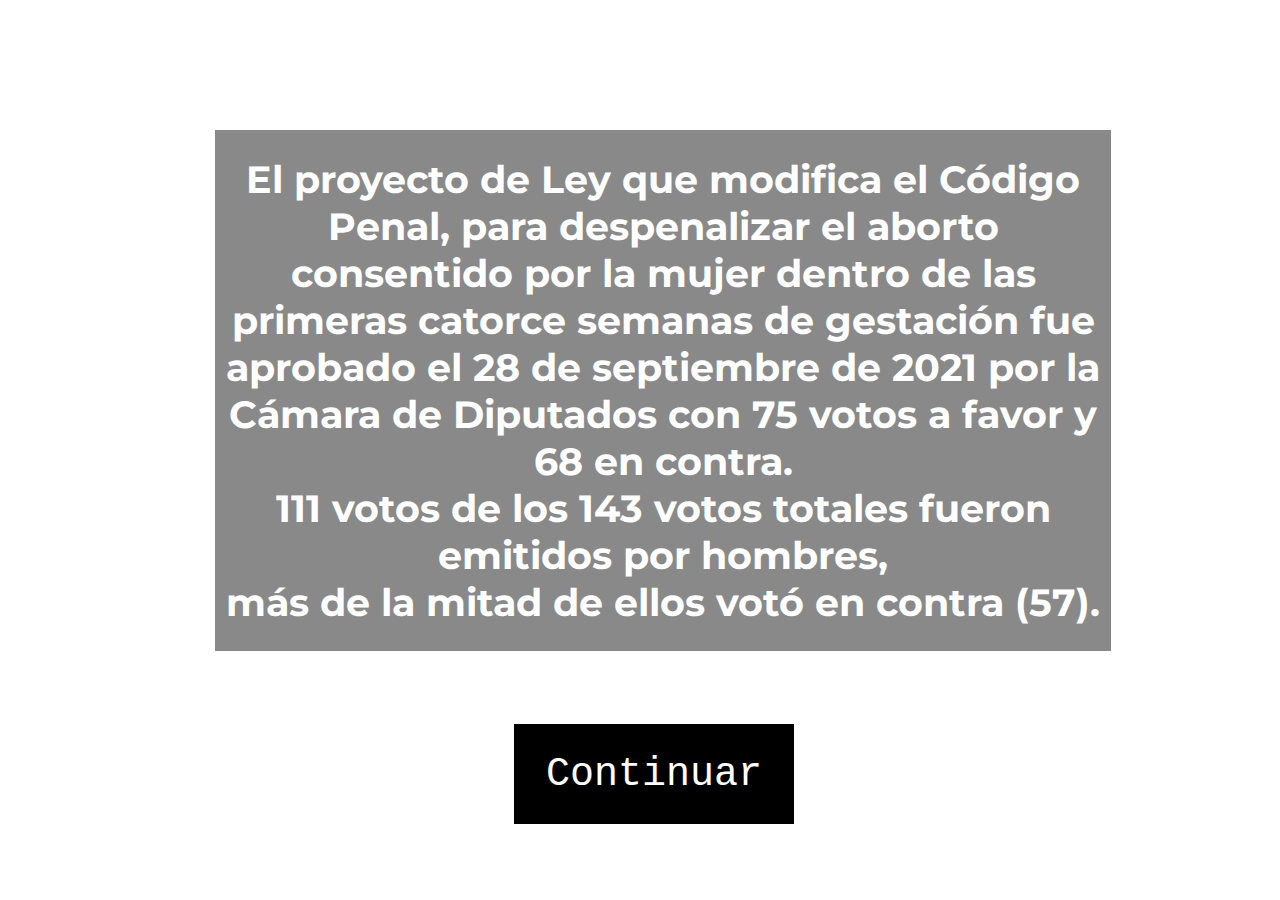
<file: opcionAborto/penalizado/Chile/representativity.html>
<!DOCTYPE html>
<html>
    <head>
        <meta http-equiv="Content-Type" content="text/html; charset=utf-8"/>
        <link rel="stylesheet" href="assets/represent.css">
        <link href="https://fonts.googleapis.com/css2?family=Montserrat:wght@400;500&display=swap" rel="stylesheet">
    </head>
    <body> 
        <div class="container">
            <div class ="text">
                <h1>
                    El proyecto de Ley que modifica el Código Penal, para despenalizar el aborto 
                    consentido por la mujer dentro de las primeras catorce semanas de gestación 
                    fue aprobado el 28 de septiembre de 2021 por la Cámara de Diputados con 75 
                    votos a favor y 68 en contra.
                    <br>111 votos de los 143 votos totales fueron emitidos por hombres,
                    <br> más de la mitad de ellos votó en contra (57).
                </h1>
            </div>
            <div class="boton">
                <form action="mortalityData.html">
                    <button type="submit">Continuar</button>
                </form>
            </div>
        </div>
    </body>
</html>
</file>
<file: stylesheets/stylesheetindex.css>
img{
    width: 100%;
}


body, html{
    height: 80%;
    margin: 0;
    font-family:'Courier New', Courier, monospace;
    text-decoration: none;
}

.imgContainer1{
    width: 100%;
}

.pImg{
    -webkit-filter: brightness(50%);
    filter: brightness(50%);
}

.portada{
    width: 100%;
    height: 100%;
    text-align: center;
    color: white;
    position:absolute;
    top: -10%; 
    left: 0%;
    font-family: 'Montserrat', sans-serif;
}

.portada h1{
    font-size: 350px;
    margin-bottom: 10px;
}

.portada h2{
    font-size: 30px;
}

h1{
    text-align: center;
    font-size: 70px;
    font-style: bold;
}

h2{
    font-size: 40px;
    font-style: normal;
}

.infoContainer{
    position: absolute;
    top: 110%;
    width: 100%;
    height: 10%;
}

.infoImg{
    -webkit-filter: brightness(50%);
    filter: brightness(50%);
}

.info1{
    position: absolute;
    top: 20%;
    left: 43%;
    color: white;
    width: 50%;
    height: 5%;
}

.info1 h1{
    font-size: 200px;
    text-align: left;
    margin: 0;
    font-family: 'Montserrat', sans-serif;
}

.info1 h2{
    font-size: 30px;
    text-align: center;
    margin: 0;
}

#n1{
    font-size: 120px;
}


.testContainer{
    width: 100%;
    height: 100%;
    position:absolute;
    top:210%;
}

.testimonio{
    text-align: center;
    color: white;
    position:absolute;
    width:55%;
    left:5%;
    top:15%;
    font-style: normal;
}

.testimonio h2{
    font-style: normal;
}

.map{
    width: 100%;
    position:absolute;
    top: 350%;
}

.infogram-embed{
    margin: 5%;
}

.info2container{
    position: absolute;
    top: 514%;
    width: 100%;
}

.info2{
    color: white;
    width: 90%;
    text-align: center;
    position: absolute;
    top: 7%;
    left: 5%;
}

.interactiva{
    width: 100%;
    height: 40%;
    background-color: purple;
    position: absolute;
    top: 604%;
}

.boton{
    position:absolute;
    top: 40%;
    left:28%;
}

button {
    background-color: black;
    border: none;
    height: 100px;
    font-family:'Courier New', Courier, monospace;
    color: white;
    padding: 16px 32px;
    text-align: center;
    text-decoration: none;
    display: inline-block;
    font-size: 40px;
    margin: 4px 2px;
    transition-duration: 0.4s;
    cursor: pointer;
}

button:hover {
    background-color: #fcfdfc; 
    color: black;
}

footer{
    width: 100%;
    height: 100%;
    position: absolute;
    top: 644%;
    background-color: seagreen;
}

.tituloApoyo{
    color: white;
    position: absolute;
    top: 1%;
    left: 27%;
}

.apoyo1{
    width: 20%;
    position: absolute;
    top: 20%;
    left: 10%;
}

.apoyo2{
    width: 20%;
    position: absolute;
    top: 20%;
    left: 40%;
}

.apoyo3{
    width: 20%;
    position: absolute;
    top: 20%;
    left: 70%;
}

.apoyo4{
    width: 20%;
    position: absolute;
    top: 60%;
    left: 10%;
}

.apoyo5{
    width: 20%;
    position: absolute;
    top: 60%;
    left: 40%;
}

.apoyo6{
    width: 20%;
    position: absolute;
    top: 60%;
    left: 70%;
}
</file>
<file: repuesto/stylesheets/stylesheet.css>
img{
    width: 100%;
}


body, html{
    height: 80%;
    margin: 0;
    font-family:'Montserrat', sans-serif;
}

.imgContainer1{
    width: 100%;
}

.portada{
    text-align: center;
    color: white;
    position:absolute;
    top: 30%; 
    left:20%;
}

h1{
    text-align: center;
    font-size: 70px;
    font-style: bold;
}

h2{
    font-size: 40px;
    font-style: normal;
}

.infoContainer{
    position: absolute;
    top: 110%;
    width: 100%;
    height: 10%;
}

.infoImg{
    -webkit-filter: brightness(50%);
    filter: brightness(50%);
}

.info1{
    position: absolute;
    top: 20%;
    left: 43%;
    color: white;
    width: 50%;
    height: 5%;
}

.info1 h1{
    font-size: 200px;
    text-align: left;
    margin: 0;
    font-family: 'Montserrat', sans-serif;
}

.info1 h2{
    font-size: 30px;
    text-align: center;
    margin: 0;
}

#n1{
    font-size: 120px;
}


.testContainer{
    width: 100%;
    height: 100%;
    position:absolute;
    top:210%;
}

.testimonio{
    text-align: center;
    color: white;
    position:absolute;
    width:55%;
    left:5%;
    top:15%;
    font-style: normal;
}

.testimonio h2{
    font-style: normal;
}

.map{
    width: 100%;
    position:absolute;
    top: 350%;

}

.infogram-embed{
    margin: 5%;
}

footer{
    width: 100%;
    position: absolute;
    top: 495%;
}

.tituloApoyo{
    color: white;
    position: absolute;
    top: 2%;
    left: 27%;
}

.apoyo1{
    width: 20%;
    position: absolute;
    top: 20%;
    left: 10%;
}

.apoyo2{
    width: 20%;
    position: absolute;
    top: 20%;
    left: 40%;
}

.apoyo3{
    width: 20%;
    position: absolute;
    top: 20%;
    left: 70%;
}

.apoyo4{
    width: 20%;
    position: absolute;
    top: 60%;
    left: 10%;
}

.apoyo5{
    width: 20%;
    position: absolute;
    top: 60%;
    left: 40%;
}

.apoyo6{
    width: 20%;
    position: absolute;
    top: 60%;
    left: 70%;
}
</file>
<file: stylesheets/basicStyle.css>
body, html{
    height: 100%;
    margin: 0;
    font-family:'Courier New', Courier, monospace;
}

.container{
    background-image: url('https://images.unsplash.com/photo-1627876888313-4a7cadd50055?ixid=MnwxMjA3fDB8MHxwaG90by1wYWdlfHx8fGVufDB8fHx8&ixlib=rb-1.2.1&auto=format&fit=crop&w=1626&q=80');
    height: 100%;
    background-position: center;
    background-repeat: no-repeat;
    background-size: cover;
}

.text{
    font-family:'Courier New', Courier, monospace;
    color: white;
    text-align: center;
    position: absolute;
    font-style: bold;
    font-size: larger;
    top: 50%;
    left: 27%;
}


.boton1{
    position:absolute;
    top: 70%;
    left:20%;
}

.boton2{
    position:absolute;
    top: 70%;
    left:60%;
}

button {
    background-color: black;
    border: none;
    height: 100px;
    font-family:'Courier New', Courier, monospace;
    color: white;
    padding: 16px 32px;
    text-align: center;
    text-decoration: none;
    display: inline-block;
    font-size: 40px;
    margin: 4px 2px;
    transition-duration: 0.4s;
    cursor: pointer;
}

button:hover {
background-color: #fcfdfc; 
color: black;
}
</file>
<file: stylesheets/countrySelectStyle.css>
body, html{
    height: 100%;
    margin: 0;
}

.text{
    font-family:'Courier New', Courier, monospace;
    text-align: center;
    position: absolute;
    font-style: bold;
    font-size: 30px;
    top: 10%;
    left:25%;
}


.boton1{
    position:absolute;
    top: 30%;
    left:20%;
}

.boton2{
    position:absolute;
    top: 30%;
    left:60%;
}
.boton3{
    position:absolute;
    top: 45%;
    left:20%;
}

.boton4{
    position:absolute;
    top: 45%;
    left:60%;
}
.boton5{
    position:absolute;
    top: 60%;
    left:20%;
}

.boton6{
    position:absolute;
    top: 60%;
    left:60%;
}
.boton7{
    position:absolute;
    top: 75%;
    left:20%;
}

.boton8{
    position:absolute;
    top: 75%;
    left:60%;
}

button {
    background-color: black; /* Green */
    border: none;
    height: 100px;
    font-family:'Courier New', Courier, monospace;
    color: white;
    padding: 16px 32px;
    text-align: center;
    text-decoration: none;
    display: inline-block;
    font-size: 40px;
    margin: 4px 2px;
    transition-duration: 0.4s;
    cursor: pointer;
}

button:hover {
background-color: #fcfdfc; 
color: black;
}
</file>
<file: opcionAborto/penalizado/Chile/assets/decition.css>
body, html{
    height: 100%;
    margin: 0;
    font-family:'Courier New', Courier, monospace;
}

.container{
    background-image: url('https://images.unsplash.com/photo-1627876888313-4a7cadd50055?ixid=MnwxMjA3fDB8MHxwaG90by1wYWdlfHx8fGVufDB8fHx8&ixlib=rb-1.2.1&auto=format&fit=crop&w=1626&q=80');
    height: 100%;
    background-position: center;
    background-repeat: no-repeat;
    background-size: cover;
}

.text{
    font-family:'Courier New', Courier, monospace;
    color: white;
    text-align: center;
    position: absolute;
    font-style: bold;
    font-size: larger;
    top: 50%;
    left: 33%;
}


.boton1{
    position:absolute;
    top: 70%;
    left:20%;
}

.boton2{
    position:absolute;
    top: 70%;
    left:60%;
}

button {
    background-color: black;
    border: none;
    height: 100px;
    font-family:'Courier New', Courier, monospace;
    color: white;
    padding: 16px 32px;
    text-align: center;
    text-decoration: none;
    display: inline-block;
    font-size: 40px;
    margin: 4px 2px;
    transition-duration: 0.4s;
    cursor: pointer;
}

button:hover {
background-color: #fcfdfc; 
color: black;
}
</file>
<file: opcionAborto/penalizado/Chile/assets/instruments.css>
body, html{
    height: 100%;
    margin: 0;
    font-family:'Courier New', Courier, monospace;
}

.container{
    background-image: url('https://images.unsplash.com/photo-1603889318418-fca659ef9e51?ixid=MnwxMjA3fDB8MHxwaG90by1wYWdlfHx8fGVufDB8fHx8&ixlib=rb-1.2.1&auto=format&fit=crop&w=2069&q=80');
    height: 100%;
    background-position: center;
    background-repeat: no-repeat;
    background-size: cover;
}

.text{
    font-family:'Courier New', Courier, monospace;
    color: white;
    background-color: rgb(20, 20, 20, 0.5);
    text-align: center;
    position: absolute;
    font-style: bold;
    font-size: larger;
    width: 46%;
    top: 40%;
    left: 27%;
}


.boton{
    position:absolute;
    top: 70%;
    left: 40%;
}

button {
    background-color: black;
    border: none;
    height: 100px;
    font-family:'Courier New', Courier, monospace;
    color: white;
    padding: 16px 32px;
    text-align: center;
    text-decoration: none;
    display: inline-block;
    font-size: 40px;
    margin: 4px 2px;
    transition-duration: 0.4s;
    cursor: pointer;
}

button:hover {
background-color: #fcfdfc; 
color: black;
}
</file>
<file: opcionAborto/penalizado/Chile/assets/landing.css>
@import url('https://fonts.googleapis.com/css2?family=Montserrat:wght@400;500&display=swap');

body, html{
    height: 100%;
    margin: 0;
    font-family:'Courier New', Courier, monospace;
}

.container{
    background-image: url('https://images.unsplash.com/photo-1633295964601-4457a4f7a8c9?ixid=MnwxMjA3fDB8MHxwaG90by1wYWdlfHx8fGVufDB8fHx8&ixlib=rb-1.2.1&auto=format&fit=crop&w=987&q=80');
    height: 150%;
    background-position: center;
    background-repeat: no-repeat;
    background-size: cover;
}

.text{
    font-family:'Montserrat', sans-serif;
    color: white;
    background-color: rgb(20, 20, 20, 0.5);
    text-align: center;
    position: absolute;
    font-style: bold;
    font-size: larger;
    width: 70%;
    top: 30%;
    left: 50%;
    margin-top: -50px;
    margin-left: -425px;
    
}


.boton{
    position:absolute;
    top: 70%;
    left: 40%;
}

button {
    background-color: black;
    border: none;
    height: 100px;
    font-family:'Courier New', Courier, monospace;
    color: white;
    padding: 16px 32px;
    text-align: center;
    text-decoration: none;
    display: inline-block;
    font-size: 40px;
    margin: 4px 2px;
    transition-duration: 0.4s;
    cursor: pointer;
}

button:hover {
background-color: #fcfdfc; 
color: black;
}
</file>
<file: opcionAborto/penalizado/Chile/assets/psicologic.css>
@import url('https://fonts.googleapis.com/css2?family=Montserrat:wght@400;500&display=swap');

body, html{
    height: 100%;
    margin: 0;
    font-family:'Courier New', Courier, monospace;
}

.container{
    background-image: url('https://images.unsplash.com/photo-1496302912295-8d0451c184e2?ixid=MnwxMjA3fDB8MHxwaG90by1wYWdlfHx8fGVufDB8fHx8&ixlib=rb-1.2.1&auto=format&fit=crop&w=2076&q=80');
    height: 100%;
    background-position: center;
    background-repeat: no-repeat;
    background-size: cover;
}

.text{
    font-family:'Montserrat', sans-serif;
    color: white;
    background-color: rgb(20, 20, 20, 0.5);
    text-align: center;
    position: absolute;
    font-style: bold;
    font-size: larger;
    width: 70%;
    top: 8%;
    left: 27%;    
    margin-top: -10px;
    margin-left: -10%;
    
}


.boton{
    position:absolute;
    top: 80%;
    left: 40%;
}

button {
    background-color: black;
    border: none;
    height: 100px;
    font-family:'Courier New', Courier, monospace;
    color: white;
    padding: 16px 32px;
    text-align: center;
    text-decoration: none;
    display: inline-block;
    font-size: 40px;
    margin: 4px 2px;
    transition-duration: 0.4s;
    cursor: pointer;
}

button:hover {
background-color: #fcfdfc; 
color: black;
}
</file>
<file: opcionAborto/penalizado/Chile/assets/mortality.css>
@import url('https://fonts.googleapis.com/css2?family=Montserrat:wght@400;500&display=swap');

body, html{
    height: 100%;
    margin: 0;
    font-family:'Courier New', Courier, monospace;
}

.container{
    background-image: url('https://images.unsplash.com/photo-1604367547070-ec939c8d1c5d?ixid=MnwxMjA3fDB8MHxwaG90by1wYWdlfHx8fGVufDB8fHx8&ixlib=rb-1.2.1&auto=format&fit=crop&w=2070&q=80');
    height: 100%;
    background-position: center;
    background-repeat: no-repeat;
    background-size: cover;
}

.text{
    font-family:'Montserrat', sans-serif;
    color: white;
    background-color: rgb(20, 20, 20, 0.5);
    text-align: center;
    position: absolute;
    font-style: bold;
    font-size: larger;
    width: 70%;
    top: 20%;
    left: 50%;
    margin-top: -50px;
    margin-left: -425px;
    
}


.boton{
    position:absolute;
    top: 80%;
    left: 40%;
}

button {
    background-color: black;
    border: none;
    height: 100px;
    font-family:'Courier New', Courier, monospace;
    color: white;
    padding: 16px 32px;
    text-align: center;
    text-decoration: none;
    display: inline-block;
    font-size: 40px;
    margin: 4px 2px;
    transition-duration: 0.4s;
    cursor: pointer;
}

button:hover {
background-color: #fcfdfc; 
color: black;
}
</file>
<file: opcionAborto/penalizado/Chile/assets/psicologic2.css>
@import url('https://fonts.googleapis.com/css2?family=Montserrat:wght@400;500&display=swap');

body, html{
    height: 100%;
    margin: 0;
    font-family:'Courier New', Courier, monospace;
}

.container{
    background-image: url('https://images.unsplash.com/photo-1496302912295-8d0451c184e2?ixid=MnwxMjA3fDB8MHxwaG90by1wYWdlfHx8fGVufDB8fHx8&ixlib=rb-1.2.1&auto=format&fit=crop&w=2076&q=80');
    height: 100%;
    background-position: center;
    background-repeat: no-repeat;
    background-size: cover;
}

.text{
    font-family:'Montserrat', sans-serif;
    color: white;
    text-align: center;
}


.boton{
    position:absolute;
    top: 80%;
    left: 40%;
}

button {
    background-color: black;
    border: none;
    height: 100px;
    font-family:'Courier New', Courier, monospace;
    color: white;
    padding: 16px 32px;
    text-align: center;
    text-decoration: none;
    display: inline-block;
    font-size: 40px;
    margin: 4px 2px;
    transition-duration: 0.4s;
    cursor: pointer;
    margin-left: -30%;
}

button:hover {
background-color: #fcfdfc; 
color: black;
}

* {
    box-sizing: border-box;
  }
  
  /* Create three equal columns that floats next to each other */
  .column {
    float: left;
    width: 30%;
    padding: 10px;
    margin-top: 5%;
    padding: 2%;
    margin-left: 5px;

  }
.row {
    margin-left: 10%;
}  
  /* Clear floats after the columns */
  .row:after {
    content: "";
    display: table;
    clear: both;
  }
  
  /* Responsive layout - makes the three columns stack on top of each other instead of next to each other */
  @media screen and (max-width: 600px) {
    .column {
      width: 100%;
    }
  }
</file>
<file: opcionAborto/penalizado/Chile/assets/represent.css>
@import url('https://fonts.googleapis.com/css2?family=Montserrat:wght@400;500&display=swap');

body, html{
    height: 100%;
    margin: 0;
    font-family:'Courier New', Courier, monospace;
}

.container{
    background-image: url('https://images.unsplash.com/photo-1633277193947-3eee15c2a355?ixid=MnwxMjA3fDB8MHxwaG90by1wYWdlfHx8fGVufDB8fHx8&ixlib=rb-1.2.1&auto=format&fit=crop&w=987&q=80');
    height: 100%;
    background-position: center;
    background-repeat: no-repeat;
    background-size: cover;
}

.text{
    font-family:'Montserrat', sans-serif;
    color: white;
    background-color: rgb(20, 20, 20, 0.5);
    text-align: center;
    position: absolute;
    font-style: bold;
    font-size: larger;
    width: 70%;
    top: 20%;
    left: 50%;
    margin-top: -50px;
    margin-left: -425px;
    
}


.boton{
    position:absolute;
    top: 80%;
    left: 40%;
}

button {
    background-color: black;
    border: none;
    height: 100px;
    font-family:'Courier New', Courier, monospace;
    color: white;
    padding: 16px 32px;
    text-align: center;
    text-decoration: none;
    display: inline-block;
    font-size: 40px;
    margin: 4px 2px;
    transition-duration: 0.4s;
    cursor: pointer;
}

button:hover {
background-color: #fcfdfc; 
color: black;
}
</file>
